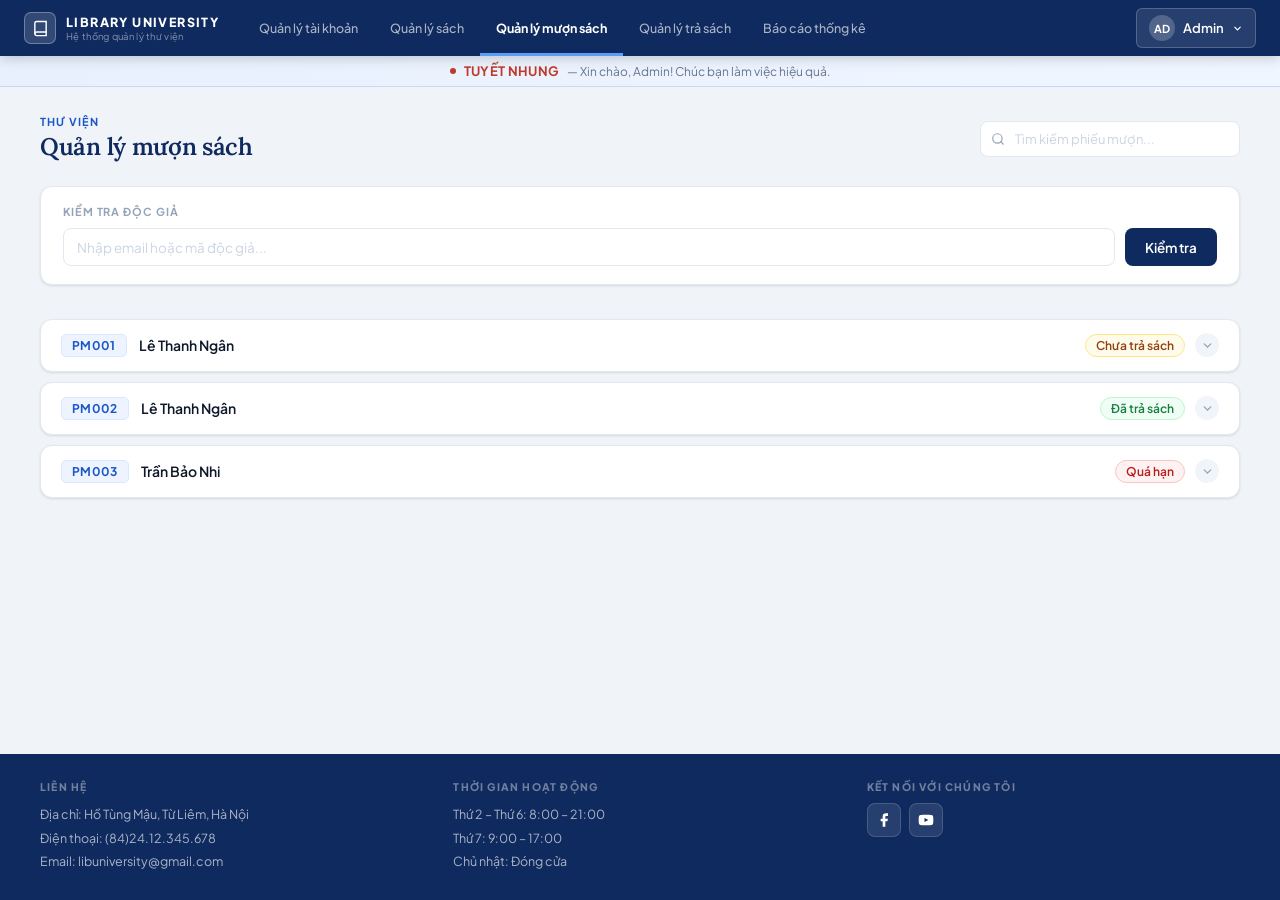
<file: muonsach.html>
<!DOCTYPE html>
<html lang="vi">
<head>
  <meta charset="utf-8" />
  <meta name="viewport" content="width=device-width, initial-scale=1" />
  <title>Quản lý mượn sách — Library University</title>
  <link href="https://fonts.googleapis.com/css2?family=Plus+Jakarta+Sans:wght@400;500;600;700;800&family=Lora:ital,wght@0,600;1,500&display=swap" rel="stylesheet">
  <style>
    :root {
      --navy:#0f2a5e;--navy-mid:#163880;--blue:#1a56c8;--blue-light:#2e6ddf;
      --blue-50:#eef4ff;--blue-100:#d9e8ff;--red:#c0392b;--red-bg:#fdf2f1;
      --red-border:#f5c6c2;--green:#16a34a;--green-bg:#f0fdf4;--amber:#b45309;
      --amber-bg:#fffbeb;--gray-900:#0f172a;--gray-700:#334155;--gray-600:#4b5563;
      --gray-500:#64748b;--gray-400:#94a3b8;--gray-300:#cbd5e1;--gray-100:#f1f5f9;
      --gray-50:#f8fafc;--white:#ffffff;--border:#e2e8f0;
      --shadow-sm:0 1px 3px rgba(0,0,0,0.08),0 1px 2px rgba(0,0,0,0.04);
      --shadow-md:0 4px 16px rgba(0,0,0,0.10);--shadow-lg:0 8px 32px rgba(0,0,0,0.14);
    }
    *,*::before,*::after{margin:0;padding:0;box-sizing:border-box;}
    html{overflow-x:hidden;}
    body{font-family:'Plus Jakarta Sans',sans-serif;font-size:14px;background:#f0f4f8;color:var(--gray-700);min-height:100vh;display:flex;flex-direction:column;-webkit-font-smoothing:antialiased;overflow-x:hidden;}
    .header{background:var(--navy);box-shadow:0 2px 12px rgba(0,0,0,0.2);position:sticky;top:0;z-index:100;flex-shrink:0;}
    .header-inner{display:flex;align-items:center;height:56px;padding:0 24px;width:100%;gap:8px;}
    .brand{display:flex;align-items:center;gap:10px;text-decoration:none;flex-shrink:0;margin-right:16px;}
    .brand-icon{width:32px;height:32px;background:rgba(255,255,255,0.15);border:1.5px solid rgba(255,255,255,0.3);border-radius:7px;display:flex;align-items:center;justify-content:center;flex-shrink:0;}
    .brand-name{font-size:12.5px;font-weight:800;color:#fff;letter-spacing:1.4px;line-height:1.2;white-space:nowrap;}
    .brand-sub{font-size:9.5px;color:rgba(255,255,255,0.5);letter-spacing:0.3px;white-space:nowrap;}
.nav-links{
  display: flex;
  align-items: center;
  flex: 1;
  min-width: 0;

  overflow-x: auto;   
  overflow-y: hidden;

  white-space: nowrap;
  height: auto; 
}
.nav-links a{
  font-size:12.5px;
  font-weight:500;
  color:rgba(255,255,255,0.65);
  text-decoration:none;
  padding:0 16px;
  height:56px;
  display:flex;
  align-items:center;
  border-bottom:3px solid transparent;
  border-top:3px solid transparent;
  transition:color 0.15s,border-color 0.15s;

  white-space:nowrap;

  flex-shrink: 0;
}    .nav-links a:hover{color:rgba(255,255,255,0.9);}
    .nav-links a.active{color:#fff;font-weight:700;border-bottom-color:#5b9cf6;}
.nav-links::-webkit-scrollbar {
  height: 6px;
}
.nav-links::-webkit-scrollbar-thumb {
  background: rgba(255,255,255,0.3);
  border-radius: 10px;
}
    /* hamburger */
    .hamburger{display:none;flex-direction:column;justify-content:center;gap:5px;width:36px;height:36px;background:rgba(255,255,255,0.1);border:1px solid rgba(255,255,255,0.2);border-radius:6px;cursor:pointer;padding:6px;flex-shrink:0;}
    .hamburger span{display:block;height:2px;background:#fff;border-radius:2px;transition:transform 0.2s,opacity 0.2s;}
    .hamburger.open span:nth-child(1){transform:translateY(7px) rotate(45deg);}
    .hamburger.open span:nth-child(2){opacity:0;}
    .hamburger.open span:nth-child(3){transform:translateY(-7px) rotate(-45deg);}

    /* mobile nav drawer */
    .mobile-nav{display:none;flex-direction:column;background:var(--navy-mid);border-top:1px solid rgba(255,255,255,0.1);}
    .mobile-nav.show{display:flex;}
    .mobile-nav a{font-size:13px;font-weight:500;color:rgba(255,255,255,0.75);text-decoration:none;padding:13px 20px;border-bottom:1px solid rgba(255,255,255,0.07);transition:background 0.15s,color 0.15s;}
    .mobile-nav a:hover{background:rgba(255,255,255,0.08);color:#fff;}
    .mobile-nav a.active{color:#fff;font-weight:700;background:rgba(91,156,246,0.15);border-left:3px solid #5b9cf6;}

    .user-btn{display:flex;align-items:center;gap:8px;padding:6px 12px;background:rgba(255,255,255,0.1);border:1px solid rgba(255,255,255,0.2);border-radius:6px;font-size:13px;font-weight:600;color:#fff;cursor:pointer;position:relative;transition:background 0.15s;flex-shrink:0;margin-left:auto;user-select:none;}
    .user-btn:hover{background:rgba(255,255,255,0.18);}
    .user-name{display:inline;}
    .user-avatar{width:26px;height:26px;background:rgba(255,255,255,0.2);border-radius:50%;display:flex;align-items:center;justify-content:center;font-size:11px;font-weight:700;}
    .user-dropdown{display:none;position:absolute;right:0;top:calc(100% + 8px);background:var(--white);border:1px solid var(--border);border-radius:8px;min-width:190px;box-shadow:var(--shadow-lg);z-index:200;overflow:hidden;}
    .user-btn.open .user-dropdown{display:block;}
    .user-dropdown a{display:flex;align-items:center;gap:10px;padding:10px 16px;font-size:13px;color:var(--gray-700);text-decoration:none;border-bottom:1px solid var(--gray-100);transition:background 0.1s;}
    .user-dropdown a:last-child{border-bottom:none;color:var(--red);}
    .user-dropdown a:hover{background:var(--gray-50);}
    .welcome-strip{background:linear-gradient(90deg,#e8f0fe 0%,#f0f6ff 100%);border-bottom:1px solid #c7d9f7;padding:7px 24px;display:flex;align-items:center;justify-content:center;gap:8px;flex-shrink:0;}
    .welcome-strip .dot{width:6px;height:6px;border-radius:50%;background:var(--red);flex-shrink:0;}
    .welcome-strip .name{font-size:13px;font-weight:700;color:var(--red);letter-spacing:0.3px;white-space:nowrap;}
    .welcome-strip .sub{font-size:12px;color:var(--gray-500);white-space:nowrap;}
    main{flex:1;padding:28px 40px 36px;}
    .page-head{display:flex;align-items:center;justify-content:space-between;margin-bottom:24px;gap:20px;flex-shrink:0;}
    .page-label{font-size:11px;font-weight:700;text-transform:uppercase;letter-spacing:1.2px;color:var(--blue);margin-bottom:3px;}
    .page-title{font-family:'Lora',serif;font-size:24px;font-weight:600;color:var(--navy);letter-spacing:-0.3px;}
    .search-wrap{position:relative;width:260px;flex-shrink:0;}
    .search-wrap svg{position:absolute;left:11px;top:50%;transform:translateY(-50%);color:var(--gray-400);pointer-events:none;}
    .search-input{width:100%;height:36px;padding:0 12px 0 34px;border:1.5px solid var(--border);border-radius:8px;font-size:13px;font-family:inherit;color:var(--gray-700);background:var(--white);outline:none;transition:border-color 0.15s,box-shadow 0.15s;}
    .search-input:focus{border-color:var(--blue);box-shadow:0 0 0 3px rgba(26,86,200,0.1);}
    .search-input::placeholder{color:var(--gray-300);}
    .badge{display:inline-flex;align-items:center;padding:3px 10px;border-radius:20px;font-size:12px;font-weight:600;white-space:nowrap;}
    .badge-green{background:var(--green-bg);color:#15803d;border:1px solid #bbf7d0;}
    .badge-amber{background:var(--amber-bg);color:#92400e;border:1px solid #fde68a;}
    .badge-red{background:var(--red-bg);color:#b91c1c;border:1px solid var(--red-border);}
    .badge-blue{background:var(--blue-50);color:var(--blue);border:1px solid var(--blue-100);}
    .field{display:flex;flex-direction:column;gap:5px;}
    .field label{font-size:12px;font-weight:700;color:var(--gray-600);}
    .field input,.field select,.field textarea{padding:8px 11px;border:1.5px solid var(--border);border-radius:7px;font-size:13.5px;font-family:inherit;color:var(--gray-700);background:var(--white);outline:none;transition:border-color 0.15s,box-shadow 0.15s;}
    .field input:focus,.field select:focus,.field textarea:focus{border-color:var(--blue);box-shadow:0 0 0 3px rgba(26,86,200,0.1);}
    .field input::placeholder,.field textarea::placeholder{color:var(--gray-300);font-size:13px;}
    .field input[readonly]{background:var(--gray-50);color:var(--gray-500);cursor:default;}
    .field textarea{resize:vertical;min-height:72px;line-height:1.5;}
    .field select{cursor:pointer;}
    .form-grid{display:grid;grid-template-columns:1fr 1fr;gap:14px;}
    .field.full{grid-column:1 / -1;}
    .section-title{font-size:10.5px;font-weight:700;color:var(--gray-400);text-transform:uppercase;letter-spacing:0.9px;margin-bottom:14px;padding-bottom:10px;border-bottom:1.5px solid var(--border);display:flex;align-items:center;gap:8px;}
    .section-title::before{content:'';width:3px;height:12px;background:var(--blue);border-radius:2px;}
    .overlay{display:none;position:fixed;inset:0;background:rgba(9,17,36,0.55);backdrop-filter:blur(3px);z-index:300;align-items:center;justify-content:center;padding:24px;}
    .overlay.show{display:flex;}
    .modal{background:var(--white);border-radius:14px;width:100%;max-width:640px;max-height:88vh;overflow-y:auto;box-shadow:0 20px 60px rgba(0,0,0,0.2);animation:modalIn 0.22s ease;}
    @keyframes modalIn{from{opacity:0;transform:translateY(-16px) scale(0.98)}to{opacity:1;transform:translateY(0) scale(1)}}
    .modal-head{padding:18px 22px 16px;border-bottom:1.5px solid var(--border);display:flex;align-items:center;justify-content:space-between;position:sticky;top:0;background:var(--white);z-index:1;border-radius:14px 14px 0 0;}
    .modal-eyebrow{font-size:10.5px;font-weight:700;text-transform:uppercase;letter-spacing:1px;color:var(--blue);margin-bottom:2px;}
    .modal-title{font-family:'Lora',serif;font-size:17px;font-weight:600;color:var(--navy);}
    .modal-x{width:30px;height:30px;border:none;background:var(--gray-100);border-radius:6px;cursor:pointer;font-size:15px;color:var(--gray-500);display:flex;align-items:center;justify-content:center;transition:all 0.12s;}
    .modal-x:hover{background:var(--red-bg);color:var(--red);}
    .modal-body{padding:22px;}
    .modal-section{margin-bottom:22px;}
    .modal-section:last-child{margin-bottom:0;}
    .modal-foot{padding:14px 22px;border-top:1.5px solid var(--border);display:flex;justify-content:flex-end;gap:8px;position:sticky;bottom:0;background:var(--white);border-radius:0 0 14px 14px;}
    .btn-modal-cancel{height:36px;padding:0 16px;background:var(--white);border:1.5px solid var(--border);border-radius:7px;font-size:13px;font-weight:500;font-family:inherit;color:var(--gray-700);cursor:pointer;transition:background 0.12s;}
    .btn-modal-cancel:hover{background:var(--gray-100);}
    .btn-modal-back{height:36px;padding:0 16px;background:var(--white);border:1.5px solid var(--border);border-radius:7px;font-size:13px;font-weight:600;font-family:inherit;color:var(--gray-700);cursor:pointer;display:inline-flex;align-items:center;gap:6px;transition:background 0.12s;margin-right:auto;}
    .btn-modal-back:hover{background:var(--gray-100);}
    .btn-modal-save{height:36px;padding:0 22px;background:var(--navy);color:#fff;border:none;border-radius:7px;font-size:13px;font-weight:700;font-family:inherit;cursor:pointer;transition:background 0.15s;}
    .btn-modal-save:hover{background:var(--navy-mid);}
    .inline-msg{display:none;padding:9px 13px;border-radius:8px;font-size:13px;font-weight:600;margin-bottom:14px;align-items:center;justify-content:space-between;gap:10px;}
    .inline-msg.show{display:flex;}
    .inline-msg.success{background:var(--green-bg);border:1px solid #bbf7d0;color:#15803d;}
    .inline-msg.error{background:var(--red-bg);border:1px solid var(--red-border);color:#b91c1c;}
    .inline-msg button{background:none;border:none;cursor:pointer;font-size:16px;opacity:0.6;flex-shrink:0;line-height:1;}
    .toast{position:fixed;top:72px;right:28px;min-width:290px;max-width:360px;background:var(--white);border:1.5px solid var(--border);border-radius:10px;padding:12px 16px;display:flex;align-items:center;gap:12px;font-size:13.5px;font-weight:500;box-shadow:var(--shadow-lg);z-index:9999;pointer-events:none;opacity:0;transform:translateX(20px);transition:all 0.25s ease;}
    .toast.show{opacity:1;transform:translateX(0);pointer-events:all;}
    .toast-bar{width:4px;border-radius:2px;flex-shrink:0;align-self:stretch;}
    .toast.success .toast-bar{background:var(--green);}
    .toast.error .toast-bar{background:var(--red);}
    .toast-content{flex:1;}
    .toast-title{font-weight:700;color:var(--gray-900);font-size:13.5px;}
    .toast-detail{font-size:12px;color:var(--gray-500);margin-top:2px;}
    .toast-close{cursor:pointer;color:var(--gray-300);font-size:17px;pointer-events:all;flex-shrink:0;}
    .toast-close:hover{color:var(--gray-700);}
    .site-footer{background:var(--navy);padding:26px 40px;display:grid;grid-template-columns:repeat(3,1fr);gap:40px;flex-shrink:0;}
    .footer-col h4{font-size:10.5px;font-weight:800;color:rgba(255,255,255,0.4);text-transform:uppercase;letter-spacing:1.2px;margin-bottom:10px;}
    .footer-col p{font-size:12.5px;color:rgba(255,255,255,0.65);line-height:1.9;}
    .footer-icons{display:flex;gap:8px;margin-top:8px;}
    .footer-icon{width:34px;height:34px;background:rgba(255,255,255,0.1);border:1px solid rgba(255,255,255,0.15);border-radius:8px;display:flex;align-items:center;justify-content:center;transition:background 0.15s;}
    .footer-icon:hover{background:rgba(255,255,255,0.2);}
    .empty-state{text-align:center;padding:48px 24px;color:var(--gray-400);}
    .empty-state svg{margin-bottom:12px;opacity:0.4;}
    .empty-state p{font-size:14px;}
    .check-card{background:var(--white);border:1.5px solid var(--border);border-radius:12px;padding:18px 22px;margin-bottom:16px;box-shadow:var(--shadow-sm);}
    .check-card-label{font-size:11px;font-weight:700;text-transform:uppercase;letter-spacing:0.9px;color:var(--gray-400);margin-bottom:10px;}
    .check-row{display:flex;align-items:center;gap:10px;}
    .check-input{flex:1;height:38px;padding:0 13px;border:1.5px solid var(--border);border-radius:8px;font-size:13.5px;font-family:inherit;color:var(--gray-700);background:var(--white);outline:none;transition:border-color 0.15s,box-shadow 0.15s;}
    .check-input:focus{border-color:var(--blue);box-shadow:0 0 0 3px rgba(26,86,200,0.1);}
    .check-input::placeholder{color:var(--gray-300);}
    .btn-check{height:38px;padding:0 20px;background:var(--navy);color:#fff;border:none;border-radius:8px;font-size:13.5px;font-weight:600;font-family:inherit;cursor:pointer;white-space:nowrap;transition:background 0.15s;}
    .btn-check:hover{background:var(--navy-mid);}
    .check-status{display:none;margin-top:10px;padding:9px 13px;border-radius:8px;font-size:13px;font-weight:600;align-items:center;gap:8px;}
    .check-status.show{display:flex;}
    .check-status.ok{background:var(--green-bg);color:#15803d;border:1px solid #bbf7d0;}
    .check-status.error{background:var(--red-bg);color:#b91c1c;border:1px solid var(--red-border);}
    .check-status.warn{background:var(--amber-bg);color:var(--amber);border:1px solid #fde68a;}
    .slip-actions-bar{display:flex;align-items:center;gap:10px;margin-bottom:18px;}
    .btn-new-slip{display:none;align-items:center;gap:8px;height:38px;padding:0 20px;background:var(--blue);color:#fff;border:none;border-radius:8px;font-size:13.5px;font-weight:700;font-family:inherit;cursor:pointer;transition:background 0.15s;}
    .btn-new-slip.show{display:inline-flex;}
    .btn-new-slip:hover{background:var(--blue-light);}
    #slipList{display:flex;flex-direction:column;gap:10px;}
    .slip-card{background:var(--white);border:1.5px solid var(--border);border-radius:12px;overflow:hidden;box-shadow:var(--shadow-sm);transition:box-shadow 0.15s;}
    .slip-card:hover{box-shadow:var(--shadow-md);}
    .slip-header{display:flex;align-items:center;justify-content:space-between;padding:13px 20px;cursor:pointer;transition:background 0.12s;border-bottom:1.5px solid transparent;}
    .slip-header:hover{background:var(--gray-50);}
    .slip-header.open{border-bottom-color:var(--border);}
    .slip-left{display:flex;align-items:center;gap:12px;}
    .slip-id-badge{padding:3px 10px;background:var(--blue-50);color:var(--blue);border-radius:5px;font-size:12px;font-weight:700;letter-spacing:0.3px;border:1px solid var(--blue-100);}
    .slip-name{font-size:14px;font-weight:600;color:var(--gray-900);}
    .slip-right{display:flex;align-items:center;gap:10px;}
    .chevron{width:24px;height:24px;display:flex;align-items:center;justify-content:center;color:var(--gray-400);transition:transform 0.2s;background:var(--gray-100);border-radius:50%;}
    .slip-header.open .chevron{transform:rotate(180deg);background:var(--blue-50);color:var(--blue);}
    .slip-body{display:none;padding:18px 22px;}
    .slip-body.show{display:block;}
    .slip-meta{display:grid;grid-template-columns:1fr 1fr 1fr;gap:14px;margin-bottom:16px;}
    .meta-label{font-size:11px;font-weight:700;text-transform:uppercase;letter-spacing:0.8px;color:var(--gray-400);margin-bottom:4px;}
    .meta-value{font-size:13.5px;font-weight:600;color:var(--gray-900);}
    .slip-divider{height:1px;background:var(--border);margin:14px 0;}
    .books-title{font-size:11px;font-weight:700;text-transform:uppercase;letter-spacing:0.8px;color:var(--gray-500);margin-bottom:8px;}
    .book-list-items{list-style:none;display:flex;flex-direction:column;gap:5px;}
    .book-list-items li{display:flex;align-items:center;gap:10px;padding:7px 13px;background:var(--gray-50);border:1px solid var(--border);border-radius:7px;font-size:13.5px;color:var(--gray-700);}
    .book-dot{width:7px;height:7px;border-radius:50%;background:var(--blue);flex-shrink:0;}
    .book-qty-tag{margin-left:auto;font-size:11.5px;font-weight:700;color:var(--blue);background:var(--blue-50);border:1px solid var(--blue-100);border-radius:4px;padding:1px 7px;white-space:nowrap;}
    .slip-body-actions{display:flex;gap:8px;margin-top:14px;}
    .btn-edit-slip{display:inline-flex;align-items:center;gap:6px;height:32px;padding:0 14px;background:var(--blue-50);color:var(--blue);border:1px solid var(--blue-100);border-radius:6px;font-size:12.5px;font-weight:600;font-family:inherit;cursor:pointer;transition:background 0.15s;}
    .btn-edit-slip:hover{background:var(--blue-100);}
    .book-selector{border:1.5px solid var(--border);border-radius:9px;overflow:visible;}
    .book-selector-header{padding:10px 14px;background:var(--gray-50);border-bottom:1.5px solid var(--border);display:flex;align-items:center;justify-content:space-between;}
    .book-selector-label{font-size:12px;font-weight:600;color:#4b5563;}
    .btn-add-book{height:28px;padding:0 12px;background:var(--blue);color:#fff;border:none;border-radius:5px;font-size:12px;font-weight:600;font-family:inherit;cursor:pointer;display:flex;align-items:center;gap:5px;transition:background 0.15s;}
    .btn-add-book:hover{background:var(--blue-light);}
    .book-rows{padding:8px;min-height:44px;display:flex;flex-direction:column;gap:6px;}
    .book-row{display:flex;align-items:center;gap:8px;}
    .book-row .qty-input{width:68px;height:34px;padding:0 8px;border:1.5px solid var(--border);border-radius:6px;font-size:13px;font-family:inherit;color:var(--gray-700);background:var(--white);outline:none;text-align:center;transition:border-color 0.15s;}
    .book-row .qty-input:focus{border-color:var(--blue);}
    .qty-label{font-size:11.5px;font-weight:600;color:var(--gray-500);white-space:nowrap;}
    .btn-rm-book{width:28px;height:28px;border:none;background:var(--gray-100);border-radius:5px;cursor:pointer;color:var(--gray-400);font-size:13px;display:flex;align-items:center;justify-content:center;flex-shrink:0;transition:all 0.12s;}
    .btn-rm-book:hover{background:var(--red-bg);color:var(--red);}
    .book-ac-wrap{flex:1;position:relative;}
    .book-ac-input-row{display:flex;align-items:center;border:1.5px solid var(--border);border-radius:6px;background:var(--white);overflow:visible;transition:border-color 0.15s,box-shadow 0.15s;}
    .book-ac-input-row:focus-within{border-color:var(--blue);box-shadow:0 0 0 3px rgba(26,86,200,0.1);}
    .book-ac-input-row.has-value{border-color:var(--blue-100);}
    .book-ac-text{flex:1;height:34px;padding:0 8px 0 10px;border:none;outline:none;font-size:13px;font-family:inherit;color:var(--gray-700);background:transparent;}
    .book-ac-text::placeholder{color:var(--gray-300);}
    .book-ac-arrow{width:28px;height:34px;display:flex;align-items:center;justify-content:center;cursor:pointer;color:var(--gray-400);flex-shrink:0;transition:color 0.15s;border:none;background:transparent;}
    .book-ac-arrow:hover{color:var(--blue);}
    .book-ac-dropdown{display:none;position:fixed;background:var(--white);border:1.5px solid var(--border);border-radius:8px;box-shadow:var(--shadow-lg);z-index:9000;max-height:200px;overflow-y:auto;}
    .book-ac-dropdown.open{display:block;}
    .book-ac-item{padding:8px 12px;font-size:13px;color:var(--gray-700);cursor:pointer;transition:background 0.1s;}
    .book-ac-item:hover,.book-ac-item.active{background:var(--blue-50);color:var(--blue);}
    .book-ac-empty{padding:10px 12px;font-size:12.5px;color:var(--gray-400);font-style:italic;}

    /* ── RESPONSIVE ── */
    @media (max-width:768px) {
      .hamburger{display:flex;}
      .nav-links{display:none;}
      .user-name{display:none;}
      .user-btn{padding:6px 8px;}
      .welcome-strip .sub{display:none;}
      main{padding:16px 14px 24px;}
      .page-head{flex-direction:column;align-items:flex-start;gap:12px;margin-bottom:16px;}
      .page-title{font-size:20px;}
      .search-wrap{width:100%;}
      .form-grid{grid-template-columns:1fr;}
      .slip-meta{grid-template-columns:1fr 1fr;}
      .check-row{flex-wrap:wrap;}
      .check-input{width:100%;}
      .btn-check{width:100%;}
    }
    @media (max-width:480px) {
      .header-inner{padding:0 12px;}
      .brand-sub{display:none;}
      .site-footer{grid-template-columns:1fr;gap:20px;padding:20px 16px;text-align:center;}
      .footer-icons{justify-content:center;}
      .slip-meta{grid-template-columns:1fr;}
      .toast{right:12px;left:12px;min-width:0;}
    }
  </style>
</head>
<body>

<header class="header">
  <div class="header-inner">
    <a class="brand" href="#">
      <div class="brand-icon">
        <svg width="17" height="17" viewBox="0 0 24 24" fill="none" stroke="#fff" stroke-width="2" stroke-linecap="round">
          <path d="M4 19.5A2.5 2.5 0 0 1 6.5 17H20"/>
          <path d="M6.5 2H20v20H6.5A2.5 2.5 0 0 1 4 19.5v-15A2.5 2.5 0 0 1 6.5 2z"/>
        </svg>
      </div>
      <div>
        <div class="brand-name">LIBRARY UNIVERSITY</div>
        <div class="brand-sub">Hệ thống quản lý thư viện</div>
      </div>
    </a>
    <nav class="nav-links">
      <a href="taikhoan.html">Quản lý tài khoản</a>
      <a href="quanlysach.html">Quản lý sách</a>
      <a href="muonsach.html" class="active">Quản lý mượn sách</a>
      <a href="trasach.html">Quản lý trả sách</a>
      <a href="baocao.html">Báo cáo thống kê</a>
    </nav>
    <div class="user-btn" id="userBtn">
      <div class="user-avatar">AD</div>
      <span class="user-name">Admin</span>
      <svg width="11" height="11" viewBox="0 0 24 24" fill="none" stroke="currentColor" stroke-width="2.5" stroke-linecap="round"><polyline points="6 9 12 15 18 9"/></svg>
      <div class="user-dropdown">
        <a href="index.html" onclick="sessionStorage.clear()">
          <svg width="14" height="14" viewBox="0 0 24 24" fill="none" stroke="currentColor" stroke-width="2" stroke-linecap="round"><path d="M9 21H5a2 2 0 0 1-2-2V5a2 2 0 0 1 2-2h4"/><polyline points="16 17 21 12 16 7"/><line x1="21" y1="12" x2="9" y2="12"/></svg>
          Đăng xuất
        </a>
      </div>
    </div>
    <button class="hamburger" id="hamburger" aria-label="Menu" onclick="toggleMobileNav()">
      <span></span><span></span><span></span>
    </button>
  </div>
  <nav class="mobile-nav" id="mobileNav">
    <a href="taikhoan.html">Quản lý tài khoản</a>
    <a href="quanlysach.html">Quản lý sách</a>
    <a href="muonsach.html" class="active">Quản lý mượn sách</a>
    <a href="trasach.html">Quản lý trả sách</a>
    <a href="baocao.html">Báo cáo thống kê</a>
  </nav>
</header>

<div class="welcome-strip">
  <div class="dot"></div>
  <span class="name">TUYẾT NHUNG</span>
  <span class="sub">— Xin chào, Admin! Chúc bạn làm việc hiệu quả.</span>
</div>

<main>
  <div class="page-head">
    <div>
      <div class="page-label">Thư viện</div>
      <div class="page-title">Quản lý mượn sách</div>
    </div>
    <div class="search-wrap">
      <svg width="14" height="14" viewBox="0 0 24 24" fill="none" stroke="currentColor" stroke-width="2" stroke-linecap="round"><circle cx="11" cy="11" r="8"/><line x1="21" y1="21" x2="16.65" y2="16.65"/></svg>
      <input class="search-input" id="searchInput" type="text" placeholder="Tìm kiếm phiếu mượn..." />
    </div>
  </div>

  <div class="check-card">
    <div class="check-card-label">Kiểm tra độc giả</div>
    <div class="check-row">
      <input class="check-input" type="text" id="emailInput" placeholder="Nhập email hoặc mã độc giả..." />
      <button class="btn-check" id="btnCheck">Kiểm tra</button>
    </div>
    <div class="check-status" id="checkStatus">
      <svg width="15" height="15" viewBox="0 0 24 24" fill="none" stroke="currentColor" stroke-width="2.5" stroke-linecap="round" id="checkIcon"><polyline points="20 6 9 17 4 12"/></svg>
      <span id="checkMsg"></span>
    </div>
  </div>

  <div class="slip-actions-bar">
    <button class="btn-new-slip" id="btnNewSlip">
      <svg width="14" height="14" viewBox="0 0 24 24" fill="none" stroke="currentColor" stroke-width="2.8" stroke-linecap="round"><line x1="12" y1="5" x2="12" y2="19"/><line x1="5" y1="12" x2="19" y2="12"/></svg>
      TẠO PHIẾU MƯỢN MỚI
    </button>
  </div>

  <div id="slipList"></div>
</main>

<!-- Modal tạo / chỉnh sửa phiếu mượn -->
<div class="overlay" id="overlaySlip">
  <div class="modal">
    <div class="modal-head">
      <div>
        <div class="modal-eyebrow" id="modalEyebrow">Phiếu mượn sách</div>
        <div class="modal-title" id="modalTitle">Tạo phiếu mượn mới</div>
      </div>
      <button class="modal-x" id="closeSlip">&#x2715;</button>
    </div>
    <div class="modal-body">
      <div class="inline-msg" id="slipAlert">
        <span id="slipAlertMsg"></span>
        <button onclick="closeSlipAlert()">&#x2715;</button>
      </div>
      <div class="modal-section">
        <div class="section-title">Thông tin độc giả</div>
        <div class="form-grid">
          <div class="field"><label>Họ và tên</label><input type="text" id="fName" readonly placeholder="—" /></div>
          <div class="field"><label>Mã độc giả</label><input type="text" id="fReaderId" readonly placeholder="—" /></div>
          <div class="field"><label>Email</label><input type="text" id="fEmail" readonly placeholder="—" /></div>
          <div class="field"><label>Lớp</label><input type="text" id="fClass" readonly placeholder="—" /></div>
        </div>
      </div>
      <div class="modal-section">
        <div class="section-title">Danh sách sách mượn <span style="font-size:11px;color:var(--gray-400);font-weight:400;text-transform:none;letter-spacing:0">(chọn đầu sách và số lượng)</span></div>
        <div class="book-selector">
          <div class="book-selector-header">
            <span class="book-selector-label">Đầu sách & số lượng</span>
            <button class="btn-add-book" id="btnAddBookRow">
              <svg width="11" height="11" viewBox="0 0 24 24" fill="none" stroke="currentColor" stroke-width="2.8" stroke-linecap="round"><line x1="12" y1="5" x2="12" y2="19"/><line x1="5" y1="12" x2="19" y2="12"/></svg>
              Thêm sách
            </button>
          </div>
          <div class="book-rows" id="bookRows"></div>
        </div>
      </div>
      <div class="modal-section">
        <div class="section-title">Cài đặt mượn / trả</div>
        <div class="form-grid">
          <div class="field"><label>Ngày mượn</label><input type="date" id="fBorrowDate" /></div>
          <div class="field"><label>Ngày trả dự kiến</label><input type="date" id="fReturnDate" /></div>
          <div class="field full"><label>Ghi chú</label><textarea id="fNote" placeholder="Ghi chú thêm (nếu có)..."></textarea></div>
        </div>
      </div>
    </div>
    <div class="modal-foot">
      <button class="btn-modal-back" id="btnBack" onclick="goToMain()">
        <svg width="13" height="13" viewBox="0 0 24 24" fill="none" stroke="currentColor" stroke-width="2.5" stroke-linecap="round"><polyline points="15 18 9 12 15 6"/></svg>
        Quay lại
      </button>
      <button class="btn-modal-cancel" id="btnReset" style="display:none;">Đặt lại</button>
      <button class="btn-modal-save" id="btnSaveSlip">Lưu phiếu mượn</button>
    </div>
  </div>
</div>

<div class="toast" id="gToast">
  <div class="toast-bar"></div>
  <div class="toast-content">
    <div class="toast-title" id="gToastTitle"></div>
    <div class="toast-detail" id="gToastDetail"></div>
  </div>
  <span class="toast-close" onclick="hideToast()">&#x2715;</span>
</div>

<footer class="site-footer">
  <div class="footer-col">
    <h4>Liên hệ</h4>
    <p>Địa chỉ: Hồ Tùng Mậu, Từ Liêm, Hà Nội<br>Điện thoại: (84)24.12.345.678<br>Email: libuniversity@gmail.com</p>
  </div>
  <div class="footer-col">
    <h4>Thời gian hoạt động</h4>
    <p>Thứ 2 – Thứ 6: 8:00 – 21:00<br>Thứ 7: 9:00 – 17:00<br>Chủ nhật: Đóng cửa</p>
  </div>
  <div class="footer-col">
    <h4>Kết nối với chúng tôi</h4>
    <div class="footer-icons">
      <div class="footer-icon"><svg width="16" height="16" viewBox="0 0 24 24" fill="#fff"><path d="M18 2h-3a5 5 0 0 0-5 5v3H7v4h3v8h4v-8h3l1-4h-4V7a1 1 0 0 1 1-1h3z"/></svg></div>
      <div class="footer-icon"><svg width="16" height="16" viewBox="0 0 24 24" fill="#fff"><path d="M22.54 6.42a2.78 2.78 0 0 0-1.95-1.96C18.88 4 12 4 12 4s-6.88 0-8.59.46A2.78 2.78 0 0 0 1.46 6.42 29 29 0 0 0 1 12a29 29 0 0 0 .46 5.58 2.78 2.78 0 0 0 1.95 1.96C5.12 20 12 20 12 20s6.88 0 8.59-.46a2.78 2.78 0 0 0 1.96-1.96A29 29 0 0 0 23 12a29 29 0 0 0-.46-5.58z"/><polygon fill="#0f2a5e" points="9.75 15.02 15.5 12 9.75 8.98 9.75 15.02"/></svg></div>
    </div>
  </div>
</footer>

<script>
  /* ── Hamburger ── */
  function toggleMobileNav() {
    const nav = document.getElementById('mobileNav');
    const btn = document.getElementById('hamburger');
    nav.classList.toggle('show');
    btn.classList.toggle('open');
  }

  const userBtn = document.getElementById('userBtn');
  userBtn.addEventListener('click', e => { e.stopPropagation(); userBtn.classList.toggle('open'); });
  document.addEventListener('click', () => userBtn.classList.remove('open'));
  userBtn.querySelector('.user-dropdown').addEventListener('click', e => e.stopPropagation());

  let toastTimer;
  function showToast(title, detail, type='success') {
    clearTimeout(toastTimer);
    document.getElementById('gToastTitle').textContent  = title;
    document.getElementById('gToastDetail').textContent = detail;
    document.getElementById('gToast').className = `toast ${type} show`;
    toastTimer = setTimeout(hideToast, 4000);
  }
  function hideToast() { document.getElementById('gToast').className = 'toast'; }

  const unpaidFines = ['AD02','TT02'];

  const readers = [
    {email:'leengan.k5@gmail.com', id:'PM0100', name:'Lê Thanh Ngân',     cls:'IS01'},
    {email:'admin01@gmail.com',    id:'AD01',   name:'Nguyễn Phương Nhi', cls:'—'},
    {email:'baonhi@gmail.com',     id:'SV0054', name:'Trần Bảo Nhi',      cls:'IS01'},
    {email:'yennhipham@gmail.com', id:'SV0076', name:'Phạm Yến Nhi',      cls:'IS02'},
    {email:'tuyetnhi@gmail.com',   id:'SV1011', name:'Trần Tuyết Nhi',    cls:'DK04'},
  ];

  const bookOptions = [
    'Giáo trình Lịch sử Đảng Cộng sản Việt Nam',
    'Bài tập Kinh tế lượng','Giáo trình Kinh tế lượng',
    'Giáo trình Cơ sở dữ liệu','Tài liệu ôn IELTS Cambridge',
    'Giáo trình Thương mại điện tử','Bài tập Toán cao cấp',
  ];

  let slips = [
    {id:'PM001',readerId:'PM0100',readerName:'Lê Thanh Ngân',email:'leengan.k5@gmail.com',cls:'IS01',borrowDate:'01/04/2026',returnDate:'08/04/2026',status:'Chưa trả sách',books:[{title:'Giáo trình Cơ sở dữ liệu',qty:1},{title:'Bài tập Kinh tế lượng',qty:2}]},
    {id:'PM002',readerId:'PM0100',readerName:'Lê Thanh Ngân',email:'leengan.k5@gmail.com',cls:'IS01',borrowDate:'09/04/2026',returnDate:'13/04/2026',status:'Đã trả sách',books:[{title:'Giáo trình Lịch sử Đảng Cộng sản Việt Nam',qty:1},{title:'Bài tập Kinh tế lượng',qty:1},{title:'Giáo trình Kinh tế lượng',qty:1}]},
    {id:'PM003',readerId:'SV0054',readerName:'Trần Bảo Nhi',email:'baonhi@gmail.com',cls:'IS01',borrowDate:'05/03/2026',returnDate:'12/03/2026',status:'Quá hạn',books:[{title:'Tài liệu ôn IELTS Cambridge',qty:1}]},
  ];

  let currentReader = null;
  let openSlipId = null;
  let editingSlipId = null;

  function badgeClass(s){
    if(s==='Đã trả sách') return 'badge badge-green';
    if(s==='Chưa trả sách') return 'badge badge-amber';
    return 'badge badge-red';
  }

  function hasOverdueSlip(readerId) {
    return slips.some(s => s.readerId === readerId && s.status === 'Quá hạn');
  }
  function hasUnpaidFine(readerId) {
    return unpaidFines.includes(readerId);
  }

  function renderSlips(list) {
    const el = document.getElementById('slipList');
    if(!list.length){
      el.innerHTML=`<div class="empty-state"><svg width="40" height="40" viewBox="0 0 24 24" fill="none" stroke="currentColor" stroke-width="1.5" stroke-linecap="round"><path d="M4 19.5A2.5 2.5 0 0 1 6.5 17H20"/><path d="M6.5 2H20v20H6.5A2.5 2.5 0 0 1 4 19.5v-15A2.5 2.5 0 0 1 6.5 2z"/></svg><p>Không có phiếu mượn nào.</p></div>`;
      return;
    }
    el.innerHTML = list.map(s => `
      <div class="slip-card">
        <div class="slip-header ${openSlipId===s.id?'open':''}" onclick="toggleSlip('${s.id}')">
          <div class="slip-left">
            <span class="slip-id-badge">${s.id}</span>
            <span class="slip-name">${s.readerName}</span>
          </div>
          <div class="slip-right">
            <span class="${badgeClass(s.status)}">${s.status}</span>
            <span class="chevron"><svg width="13" height="13" viewBox="0 0 24 24" fill="none" stroke="currentColor" stroke-width="2.5" stroke-linecap="round"><polyline points="6 9 12 15 18 9"/></svg></span>
          </div>
        </div>
        <div class="slip-body ${openSlipId===s.id?'show':''}">
          <div class="slip-meta">
            <div class="meta-block"><div class="meta-label">Ngày mượn</div><div class="meta-value">${s.borrowDate}</div></div>
            <div class="meta-block"><div class="meta-label">Ngày trả dự kiến</div><div class="meta-value">${s.returnDate}</div></div>
            <div class="meta-block"><div class="meta-label">Độc giả</div><div class="meta-value">${s.readerName} · ${s.readerId}</div></div>
          </div>
          <div class="slip-divider"></div>
          <div class="books-title">Sách đã mượn (${s.books.length} đầu sách · tổng ${s.books.reduce((a,b)=>a+b.qty,0)} cuốn)</div>
          <ul class="book-list-items">${s.books.map(b=>`<li><span class="book-dot"></span>${b.title}<span class="book-qty-tag">x${b.qty} cuốn</span></li>`).join('')}</ul>
          <div class="slip-body-actions">
            <button class="btn-edit-slip" onclick="openEditSlip('${s.id}')">
              <svg width="12" height="12" viewBox="0 0 24 24" fill="none" stroke="currentColor" stroke-width="2.2" stroke-linecap="round"><path d="M11 4H4a2 2 0 0 0-2 2v14a2 2 0 0 0 2 2h14a2 2 0 0 0 2-2v-7"/><path d="M18.5 2.5a2.121 2.121 0 0 1 3 3L12 15l-4 1 1-4 9.5-9.5z"/></svg>
              Chỉnh sửa phiếu
            </button>
          </div>
        </div>
      </div>`).join('');
  }

  function toggleSlip(id){
    openSlipId = openSlipId === id ? null : id;
    reRender();
  }

  function reRender() {
    const q = document.getElementById('searchInput').value.toLowerCase();
    let list = slips;
    if(q) list = slips.filter(s=>s.readerName.toLowerCase().includes(q)||s.id.toLowerCase().includes(q)||s.email.toLowerCase().includes(q));
    else if(currentReader) list = slips.filter(s=>s.readerId===currentReader.id);
    renderSlips(list);
  }

  document.getElementById('searchInput').addEventListener('input', reRender);

  document.getElementById('btnCheck').addEventListener('click', checkReader);
  document.getElementById('emailInput').addEventListener('keydown', e=>{ if(e.key==='Enter') checkReader(); });
  document.getElementById('emailInput').addEventListener('input', function(){
    if(!this.value.trim()) {
      currentReader = null;
      document.getElementById('checkStatus').className = 'check-status';
      document.getElementById('btnNewSlip').classList.remove('show');
      renderSlips(slips);
    }
  });

  function checkReader(){
    const val = document.getElementById('emailInput').value.trim().toLowerCase();
    const statusEl = document.getElementById('checkStatus');
    const msgEl = document.getElementById('checkMsg');
    const iconEl = document.getElementById('checkIcon');
    const btnNew = document.getElementById('btnNewSlip');

    if(!val){
      renderSlips(slips); currentReader=null;
      btnNew.classList.remove('show');
      statusEl.className='check-status'; return;
    }

    const found = readers.find(r=>r.email.toLowerCase()===val||r.id.toLowerCase()===val);
    if(found){
      currentReader = found;
      const overdue = hasOverdueSlip(found.id);
      const unpaid  = hasUnpaidFine(found.id);

      if(overdue || unpaid) {
        const reason = overdue ? 'có phiếu mượn quá hạn' : 'có phiếu phạt chưa thanh toán';
        msgEl.textContent = `${found.name} · ${found.id} — Không thể tạo phiếu mới vì ${reason}.`;
        iconEl.innerHTML = '<path d="M10.29 3.86L1.82 18a2 2 0 0 0 1.71 3h16.94a2 2 0 0 0 1.71-3L13.71 3.86a2 2 0 0 0-3.42 0z"/><line x1="12" y1="9" x2="12" y2="13"/><line x1="12" y1="17" x2="12.01" y2="17"/>';
        statusEl.className = 'check-status show warn';
        btnNew.classList.remove('show');
      } else {
        msgEl.textContent = `Độc giả hợp lệ: ${found.name} · ${found.id} · Lớp ${found.cls}`;
        iconEl.innerHTML = '<polyline points="20 6 9 17 4 12"/>';
        statusEl.className = 'check-status show ok';
        btnNew.classList.add('show');
      }
      renderSlips(slips.filter(s=>s.readerId===found.id));
    } else {
      msgEl.textContent='Không tìm thấy độc giả. Vui lòng kiểm tra lại.';
      iconEl.innerHTML='<circle cx="12" cy="12" r="10"/><line x1="15" y1="9" x2="9" y2="15"/><line x1="9" y1="9" x2="15" y2="15"/>';
      statusEl.className='check-status show error';
      btnNew.classList.remove('show'); currentReader=null; renderSlips([]);
    }
  }

  document.getElementById('btnNewSlip').addEventListener('click', () => {
    if(!currentReader) return;
    editingSlipId = null;
    document.getElementById('modalEyebrow').textContent = 'Phiếu mượn sách';
    document.getElementById('modalTitle').textContent = 'Tạo phiếu mượn mới';
    document.getElementById('btnReset').style.display = '';
    document.getElementById('fName').value     = currentReader.name;
    document.getElementById('fReaderId').value = currentReader.id;
    document.getElementById('fEmail').value    = currentReader.email;
    document.getElementById('fClass').value    = currentReader.cls;
    const today = new Date();
    const ret   = new Date(today);
    ret.setMonth(ret.getMonth() + 3);
    document.getElementById('fBorrowDate').value = today.toISOString().slice(0,10);
    document.getElementById('fReturnDate').value = ret.toISOString().slice(0,10);
    document.getElementById('fNote').value = '';
    document.getElementById('bookRows').innerHTML = '';
    document.getElementById('btnReset').style.display = '';
    addBookRow(); closeSlipAlert();
    document.getElementById('overlaySlip').classList.add('show');
  });

  function openEditSlip(slipId) {
    const s = slips.find(x=>x.id===slipId);
    if(!s) return;
    editingSlipId = slipId;
    document.getElementById('modalEyebrow').textContent = 'Chỉnh sửa phiếu';
    document.getElementById('modalTitle').textContent   = 'Phiếu mượn — ' + slipId;
    document.getElementById('btnReset').style.display   = 'none';
    document.getElementById('fName').value     = s.readerName;
    document.getElementById('fReaderId').value = s.readerId;
    document.getElementById('fEmail').value    = s.email;
    document.getElementById('fClass').value    = s.cls;
    function toISO(d){const[dd,mm,yy]=d.split('/');return`${yy}-${mm}-${dd}`;}
    document.getElementById('fBorrowDate').value = toISO(s.borrowDate);
    document.getElementById('fReturnDate').value = toISO(s.returnDate);
    document.getElementById('fNote').value = s.note||'';
    document.getElementById('bookRows').innerHTML = '';
    document.getElementById('btnReset').style.display = 'none';
    s.books.forEach(b => addBookRow(b.title, b.qty));
    closeSlipAlert();
    document.getElementById('overlaySlip').classList.add('show');
  }

  function addBookRow(title='', qty=1){
    const row = document.createElement('div');
    row.className = 'book-row';
    row.innerHTML = `
      <div class="book-ac-wrap">
        <div class="book-ac-input-row ${title?'has-value':''}">
          <input class="book-ac-text" type="text" placeholder="Nhập tên sách..." value="${title}" autocomplete="off" />
          <button type="button" class="book-ac-arrow" tabindex="-1" title="Xem tất cả sách">
            <svg width="12" height="12" viewBox="0 0 24 24" fill="none" stroke="currentColor" stroke-width="2.5" stroke-linecap="round"><polyline points="6 9 12 15 18 9"/></svg>
          </button>
        </div>
        <div class="book-ac-dropdown"></div>
        <input type="hidden" class="book-ac-value" value="${title}" />
      </div>
      <span class="qty-label">Số lượng:</span>
      <input class="qty-input" type="number" min="1" max="10" value="${qty}" placeholder="1"/>
      <button class="btn-rm-book" onclick="this.closest('.book-row').remove()">&#x2715;</button>`;
    document.getElementById('bookRows').appendChild(row);
    initBookAC(row);
  }

  function initBookAC(row) {
    const textInput  = row.querySelector('.book-ac-text');
    const hiddenVal  = row.querySelector('.book-ac-value');
    const dropdown   = row.querySelector('.book-ac-dropdown');
    const arrowBtn   = row.querySelector('.book-ac-arrow');
    const inputWrap  = row.querySelector('.book-ac-input-row');
    let activeIdx    = -1;

    function renderDropdown(list) {
      if(!list.length){
        dropdown.innerHTML = `<div class="book-ac-empty">Không tìm thấy sách phù hợp</div>`;
      } else {
        dropdown.innerHTML = list.map((b,i)=>`<div class="book-ac-item" data-val="${b}">${b}</div>`).join('');
        dropdown.querySelectorAll('.book-ac-item').forEach(item => {
          item.addEventListener('mousedown', e => {
            e.preventDefault();
            selectBook(item.dataset.val);
          });
        });
      }
      activeIdx = -1;
    }

    function openDropdown(filter='') {
      const q = filter.toLowerCase();
      const list = q ? bookOptions.filter(b=>b.toLowerCase().includes(q)) : bookOptions;
      renderDropdown(list);
      const rect = inputWrap.getBoundingClientRect();
      dropdown.style.left   = rect.left + 'px';
      dropdown.style.width  = rect.width + 'px';
      const spaceBelow = window.innerHeight - rect.bottom;
      if(spaceBelow >= 160) {
        dropdown.style.top    = (rect.bottom + 4) + 'px';
        dropdown.style.bottom = 'auto';
      } else {
        dropdown.style.bottom = (window.innerHeight - rect.top + 4) + 'px';
        dropdown.style.top    = 'auto';
      }
      dropdown.classList.add('open');
    }

    function closeDropdown() {
      dropdown.classList.remove('open');
      activeIdx = -1;
    }

    function selectBook(val) {
      textInput.value  = val;
      hiddenVal.value  = val;
      inputWrap.classList.add('has-value');
      closeDropdown();
      textInput.focus();
    }

    textInput.addEventListener('input', () => {
      hiddenVal.value = '';
      inputWrap.classList.remove('has-value');
      openDropdown(textInput.value);
    });

    arrowBtn.addEventListener('mousedown', e => {
      e.preventDefault();
      if(dropdown.classList.contains('open')){
        closeDropdown();
      } else {
        openDropdown('');
      }
    });

    textInput.addEventListener('keydown', e => {
      const items = dropdown.querySelectorAll('.book-ac-item');
      if(e.key === 'ArrowDown') {
        e.preventDefault();
        activeIdx = Math.min(activeIdx+1, items.length-1);
        items.forEach((el,i)=>el.classList.toggle('active', i===activeIdx));
        if(items[activeIdx]) items[activeIdx].scrollIntoView({block:'nearest'});
      } else if(e.key === 'ArrowUp') {
        e.preventDefault();
        activeIdx = Math.max(activeIdx-1, 0);
        items.forEach((el,i)=>el.classList.toggle('active', i===activeIdx));
        if(items[activeIdx]) items[activeIdx].scrollIntoView({block:'nearest'});
      } else if(e.key === 'Enter') {
        e.preventDefault();
        if(activeIdx>=0 && items[activeIdx]) selectBook(items[activeIdx].dataset.val);
      } else if(e.key === 'Escape') {
        closeDropdown();
      }
    });

    document.addEventListener('click', e => {
      if(!row.contains(e.target) && !dropdown.contains(e.target)) closeDropdown();
    });

    function updatePos() {
      if(!dropdown.classList.contains('open')) return;
      const rect = inputWrap.getBoundingClientRect();
      dropdown.style.left  = rect.left + 'px';
      dropdown.style.width = rect.width + 'px';
      const spaceBelow = window.innerHeight - rect.bottom;
      if(spaceBelow >= 160) {
        dropdown.style.top    = (rect.bottom + 4) + 'px';
        dropdown.style.bottom = 'auto';
      } else {
        dropdown.style.bottom = (window.innerHeight - rect.top + 4) + 'px';
        dropdown.style.top    = 'auto';
      }
    }
    const modal = row.closest('.modal');
    if(modal) modal.addEventListener('scroll', updatePos);
    window.addEventListener('scroll', updatePos, true);
  }
  document.getElementById('btnAddBookRow').addEventListener('click', ()=>addBookRow());

  document.getElementById('btnSaveSlip').addEventListener('click', () => {
    const borrowDate = document.getElementById('fBorrowDate').value;
    const returnDate = document.getElementById('fReturnDate').value;
    const rows  = [...document.querySelectorAll('#bookRows .book-row')];
    const books = rows.map(r=>{
      const hidden = r.querySelector('.book-ac-value');
      const text   = r.querySelector('.book-ac-text');
      const qty    = parseInt(r.querySelector('.qty-input').value)||1;
      let bookTitle = hidden ? hidden.value : '';
      if(!bookTitle && text) {
        const matched = bookOptions.find(b => b.toLowerCase() === text.value.trim().toLowerCase());
        if(matched) bookTitle = matched;
      }
      return bookTitle ? {title: bookTitle, qty} : null;
    }).filter(Boolean);

    if(!borrowDate||!returnDate){showSlipAlert('Vui lòng chọn ngày mượn và ngày trả.','error');return;}
    if(!books.length){showSlipAlert('Vui lòng chọn ít nhất một cuốn sách.','error');return;}
    if(new Date(returnDate)<=new Date(borrowDate)){showSlipAlert('Ngày trả phải sau ngày mượn.','error');return;}

    if(editingSlipId) {
      const idx = slips.findIndex(x=>x.id===editingSlipId);
      if(idx>-1){
        slips[idx].books      = books;
        slips[idx].borrowDate = formatDate(borrowDate);
        slips[idx].returnDate = formatDate(returnDate);
        slips[idx].note       = document.getElementById('fNote').value;
      }
      showSlipAlert('Cập nhật phiếu thành công!','success');
      setTimeout(()=>{
        openSlipId = editingSlipId;
        goToMain();
        showToast('Cập nhật thành công', editingSlipId + ' đã được cập nhật', 'success');
      }, 900);
    } else {
      const reader = readers.find(r=>r.id===document.getElementById('fReaderId').value)||currentReader;
      const newSlip = {
        id: 'PM' + String(slips.length+1).padStart(3,'0'),
        readerId: reader.id, readerName: reader.name,
        email: reader.email, cls: reader.cls,
        borrowDate: formatDate(borrowDate), returnDate: formatDate(returnDate),
        status: 'Chưa trả sách', books,
        note: document.getElementById('fNote').value
      };
      slips.unshift(newSlip); openSlipId = newSlip.id;
      showSlipAlert('Tạo phiếu mượn thành công!','success');
      setTimeout(()=>{
        document.getElementById('overlaySlip').classList.remove('show');
        goToMain();
        showToast('Tạo phiếu thành công', newSlip.id + ' – ' + reader.name, 'success');
      }, 900);
    }
  });

  function formatDate(iso){const[y,m,d]=iso.split('-');return`${d}/${m}/${y}`;}

  window.goToMain = function() {
    document.getElementById('overlaySlip').classList.remove('show');
    currentReader = null;
    document.getElementById('emailInput').value = '';
    document.getElementById('checkStatus').className = 'check-status';
    document.getElementById('btnNewSlip').classList.remove('show');
    openSlipId = null;
    renderSlips(slips);
  }

  document.getElementById('btnBack').addEventListener('click', goToMain);

  document.getElementById('btnReset').addEventListener('click', () => {
    document.getElementById('bookRows').innerHTML=''; addBookRow();
    document.getElementById('fNote').value=''; closeSlipAlert();
  });

  document.getElementById('closeSlip').addEventListener('click', () => document.getElementById('overlaySlip').classList.remove('show'));
  document.getElementById('overlaySlip').addEventListener('click', e=>{ if(e.target===e.currentTarget) e.target.classList.remove('show'); });

  function showSlipAlert(msg,type){
    document.getElementById('slipAlertMsg').textContent=msg;
    document.getElementById('slipAlert').className=`inline-msg show ${type}`;
  }
  function closeSlipAlert(){document.getElementById('slipAlert').className='inline-msg';}

  renderSlips(slips);
  /* Fix: reset mobile nav khi resize lên desktop */
window.addEventListener('resize', () => {
  const nav = document.getElementById('mobileNav');
  const btn = document.getElementById('hamburger');

  if (window.innerWidth > 768) {
    nav.classList.remove('show');
    btn.classList.remove('open');
  }
});
</script>
</body>
</html>
</file>
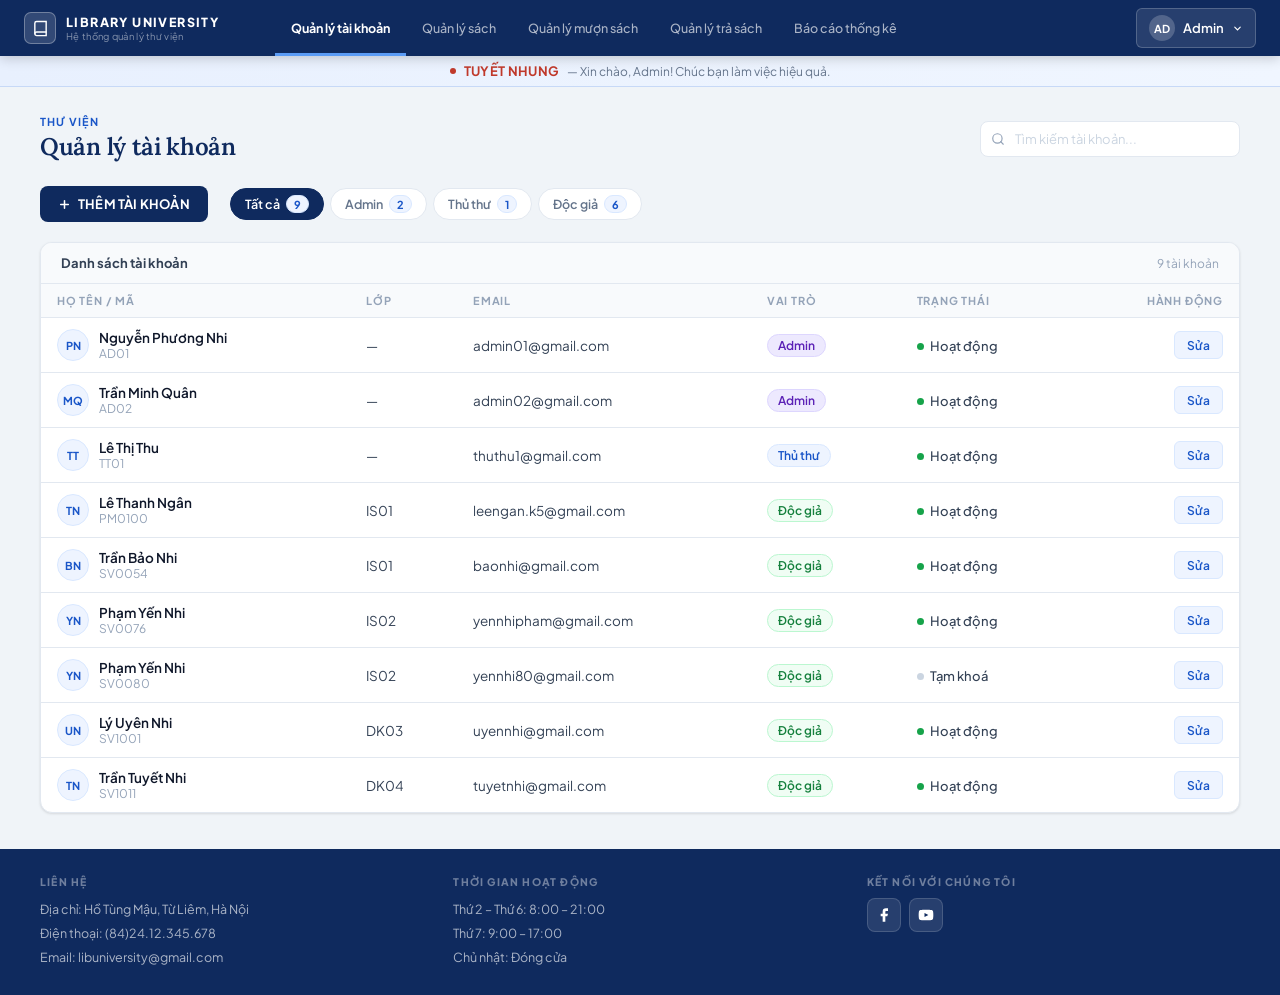
<file: taikhoan.html>
<!DOCTYPE html>
<html lang="vi">
<head>
  <meta charset="utf-8" />
  <meta name="viewport" content="width=device-width, initial-scale=1" />
  <title>Quản lý tài khoản — Library University</title>
  <link href="https://fonts.googleapis.com/css2?family=Plus+Jakarta+Sans:wght@400;500;600;700;800&family=Lora:ital,wght@0,600;1,500&display=swap" rel="stylesheet">
  <style>
    :root {
      --navy:#0f2a5e;--navy-mid:#163880;--blue:#1a56c8;--blue-light:#2e6ddf;
      --blue-50:#eef4ff;--blue-100:#d9e8ff;--red:#c0392b;--red-bg:#fdf2f1;
      --red-border:#f5c6c2;--green:#16a34a;--green-bg:#f0fdf4;--amber:#b45309;
      --amber-bg:#fffbeb;--gray-900:#0f172a;--gray-700:#334155;--gray-600:#4b5563;
      --gray-500:#64748b;--gray-400:#94a3b8;--gray-300:#cbd5e1;--gray-100:#f1f5f9;
      --gray-50:#f8fafc;--white:#ffffff;--border:#e2e8f0;
      --shadow-sm:0 1px 3px rgba(0,0,0,0.08),0 1px 2px rgba(0,0,0,0.04);
      --shadow-md:0 4px 16px rgba(0,0,0,0.10);--shadow-lg:0 8px 32px rgba(0,0,0,0.14);
    }
    *,*::before,*::after{margin:0;padding:0;box-sizing:border-box;}
    html{overflow-x:hidden;}
    body{font-family:'Plus Jakarta Sans',sans-serif;font-size:14px;background:#f0f4f8;color:var(--gray-700);min-height:100vh;display:flex;flex-direction:column;-webkit-font-smoothing:antialiased;overflow-x:hidden;}

    /* ── HEADER ── */
    .header{background:var(--navy);box-shadow:0 2px 12px rgba(0,0,0,0.2);position:sticky;top:0;z-index:100;flex-shrink:0;}
    .header-inner{display:flex;align-items:center;height:56px;padding:0 24px;width:100%;gap:8px;}
    .brand{display:flex;align-items:center;gap:10px;text-decoration:none;flex-shrink:0;margin-right:16px;}
    .brand-icon{width:32px;height:32px;background:rgba(255,255,255,0.15);border:1.5px solid rgba(255,255,255,0.3);border-radius:7px;display:flex;align-items:center;justify-content:center;flex-shrink:0;}
    .brand-name{font-size:12.5px;font-weight:800;color:#fff;letter-spacing:1.4px;line-height:1.2;white-space:nowrap;}
    .brand-sub{font-size:9.5px;color:rgba(255,255,255,0.5);letter-spacing:0.3px;white-space:nowrap;}
     .nav-links{
  display: flex;
  align-items: center;
  flex: 1;
  min-width: 0;

  overflow-x: auto;   
  overflow-y: hidden;

  white-space: nowrap;
  height: auto; 
}
.nav-links a{
  font-size:12.5px;
  font-weight:500;
  color:rgba(255,255,255,0.65);
  text-decoration:none;
  padding:0 16px;
  height:56px;
  display:flex;
  align-items:center;
  border-bottom:3px solid transparent;
  border-top:3px solid transparent;
  transition:color 0.15s,border-color 0.15s;

  white-space:nowrap;

  flex-shrink: 0;
}    .nav-links a:hover{color:rgba(255,255,255,0.9);}
    .nav-links a.active{color:#fff;font-weight:700;border-bottom-color:#5b9cf6;}
.nav-links::-webkit-scrollbar {
  height: 6px;
}
.nav-links::-webkit-scrollbar-thumb {
  background: rgba(255,255,255,0.3);
  border-radius: 10px;
}

    /* hamburger */
    .hamburger{display:none;flex-direction:column;justify-content:center;gap:5px;width:36px;height:36px;background:rgba(255,255,255,0.1);border:1px solid rgba(255,255,255,0.2);border-radius:6px;cursor:pointer;padding:6px;flex-shrink:0;}
    .hamburger span{display:block;height:2px;background:#fff;border-radius:2px;transition:transform 0.2s,opacity 0.2s;}
    .hamburger.open span:nth-child(1){transform:translateY(7px) rotate(45deg);}
    .hamburger.open span:nth-child(2){opacity:0;}
    .hamburger.open span:nth-child(3){transform:translateY(-7px) rotate(-45deg);}

    /* mobile nav drawer */
    .mobile-nav{display:none;flex-direction:column;background:var(--navy-mid);border-top:1px solid rgba(255,255,255,0.1);}
    .mobile-nav.show{display:flex;}
    .mobile-nav a{font-size:13px;font-weight:500;color:rgba(255,255,255,0.75);text-decoration:none;padding:13px 20px;border-bottom:1px solid rgba(255,255,255,0.07);transition:background 0.15s,color 0.15s;}
    .mobile-nav a:hover{background:rgba(255,255,255,0.08);color:#fff;}
    .mobile-nav a.active{color:#fff;font-weight:700;background:rgba(91,156,246,0.15);border-left:3px solid #5b9cf6;}

    .user-btn{display:flex;align-items:center;gap:8px;padding:6px 12px;background:rgba(255,255,255,0.1);border:1px solid rgba(255,255,255,0.2);border-radius:6px;font-size:13px;font-weight:600;color:#fff;cursor:pointer;position:relative;transition:background 0.15s;flex-shrink:0;margin-left:auto;user-select:none;}
    .user-btn:hover{background:rgba(255,255,255,0.18);}
    .user-name{display:inline;}
    .user-avatar{width:26px;height:26px;background:rgba(255,255,255,0.2);border-radius:50%;display:flex;align-items:center;justify-content:center;font-size:11px;font-weight:700;}
    .user-dropdown{display:none;position:absolute;right:0;top:calc(100% + 8px);background:var(--white);border:1px solid var(--border);border-radius:8px;min-width:190px;box-shadow:var(--shadow-lg);z-index:200;overflow:hidden;}
    .user-btn.open .user-dropdown{display:block;}
    .user-dropdown a{display:flex;align-items:center;gap:10px;padding:10px 16px;font-size:13px;color:var(--gray-700);text-decoration:none;border-bottom:1px solid var(--gray-100);transition:background 0.1s;}
    .user-dropdown a:last-child{border-bottom:none;color:var(--red);}
    .user-dropdown a:hover{background:var(--gray-50);}

    .welcome-strip{background:linear-gradient(90deg,#e8f0fe 0%,#f0f6ff 100%);border-bottom:1px solid #c7d9f7;padding:7px 24px;display:flex;align-items:center;justify-content:center;gap:8px;flex-shrink:0;}
    .welcome-strip .dot{width:6px;height:6px;border-radius:50%;background:var(--red);flex-shrink:0;}
    .welcome-strip .name{font-size:13px;font-weight:700;color:var(--red);letter-spacing:0.3px;white-space:nowrap;}
    .welcome-strip .sub{font-size:12px;color:var(--gray-500);white-space:nowrap;}

    .page-head{display:flex;align-items:center;justify-content:space-between;margin-bottom:24px;gap:20px;flex-shrink:0;}
    .page-label{font-size:11px;font-weight:700;text-transform:uppercase;letter-spacing:1.2px;color:var(--blue);margin-bottom:3px;}
    .page-title{font-family:'Lora',serif;font-size:24px;font-weight:600;color:var(--navy);letter-spacing:-0.3px;}
    .search-wrap{position:relative;width:260px;flex-shrink:0;}
    .search-wrap svg{position:absolute;left:11px;top:50%;transform:translateY(-50%);color:var(--gray-400);pointer-events:none;}
    .search-input{width:100%;height:36px;padding:0 12px 0 34px;border:1.5px solid var(--border);border-radius:8px;font-size:13px;font-family:inherit;color:var(--gray-700);background:var(--white);outline:none;transition:border-color 0.15s,box-shadow 0.15s;}
    .search-input:focus{border-color:var(--blue);box-shadow:0 0 0 3px rgba(26,86,200,0.1);}
    .search-input::placeholder{color:var(--gray-300);}

    .card{background:var(--white);border:1.5px solid var(--border);border-radius:12px;box-shadow:var(--shadow-sm);overflow:hidden;}
    .card-head{padding:12px 20px;border-bottom:1.5px solid var(--border);background:var(--gray-50);display:flex;align-items:center;justify-content:space-between;gap:12px;}
    .card-head-title{font-size:13px;font-weight:700;color:var(--gray-700);}
    .card-head-meta{font-size:12px;color:var(--gray-400);}

    .badge{display:inline-flex;align-items:center;padding:3px 10px;border-radius:20px;font-size:12px;font-weight:600;white-space:nowrap;}
    .badge-green{background:var(--green-bg);color:#15803d;border:1px solid #bbf7d0;}
    .badge-amber{background:var(--amber-bg);color:#92400e;border:1px solid #fde68a;}
    .badge-red{background:var(--red-bg);color:#b91c1c;border:1px solid var(--red-border);}
    .badge-blue{background:var(--blue-50);color:var(--blue);border:1px solid var(--blue-100);}

    .btn-primary{display:inline-flex;align-items:center;gap:7px;height:36px;padding:0 18px;background:var(--navy);color:#fff;border:none;border-radius:8px;font-size:13px;font-weight:700;font-family:inherit;cursor:pointer;white-space:nowrap;letter-spacing:0.2px;transition:background 0.15s,transform 0.1s;}
    .btn-primary:hover{background:var(--navy-mid);}
    .btn-primary:active{transform:scale(0.98);}
    .btn-secondary{display:inline-flex;align-items:center;gap:7px;height:36px;padding:0 16px;background:var(--white);color:var(--navy);border:1.5px solid var(--border);border-radius:8px;font-size:13px;font-weight:600;font-family:inherit;cursor:pointer;white-space:nowrap;transition:background 0.15s,border-color 0.15s;}
    .btn-secondary:hover{background:var(--gray-50);border-color:var(--gray-300);}

    .field{display:flex;flex-direction:column;gap:5px;}
    .field label{font-size:12px;font-weight:700;color:var(--gray-600);}
    .field input,.field select,.field textarea{padding:8px 11px;border:1.5px solid var(--border);border-radius:7px;font-size:13.5px;font-family:inherit;color:var(--gray-700);background:var(--white);outline:none;transition:border-color 0.15s,box-shadow 0.15s;}
    .field input:focus,.field select:focus,.field textarea:focus{border-color:var(--blue);box-shadow:0 0 0 3px rgba(26,86,200,0.1);}
    .field input::placeholder,.field textarea::placeholder{color:var(--gray-300);font-size:13px;}
    .field input[readonly]{background:var(--gray-50);color:var(--gray-500);cursor:default;}
    .field textarea{resize:vertical;min-height:72px;line-height:1.5;}
    .field select{cursor:pointer;}
    .form-grid{display:grid;grid-template-columns:1fr 1fr;gap:14px;}
    .field.full{grid-column:1/-1;}
    .section-title{font-size:10.5px;font-weight:700;color:var(--gray-400);text-transform:uppercase;letter-spacing:0.9px;margin-bottom:14px;padding-bottom:10px;border-bottom:1.5px solid var(--border);display:flex;align-items:center;gap:8px;}
    .section-title::before{content:'';width:3px;height:12px;background:var(--blue);border-radius:2px;}

    .tbl-wrap{overflow-x:auto;-webkit-overflow-scrolling:touch;}
    table{width:100%;border-collapse:collapse;min-width:540px;}
    thead th{padding:10px 16px;text-align:left;font-size:11px;font-weight:700;text-transform:uppercase;letter-spacing:0.8px;color:var(--gray-400);background:var(--gray-50);border-bottom:1.5px solid var(--border);white-space:nowrap;}
    tbody td{padding:11px 16px;font-size:13.5px;color:var(--gray-700);border-bottom:1px solid var(--border);vertical-align:middle;}
    tbody tr:last-child td{border-bottom:none;}
    tbody tr:hover{background:var(--gray-50);}

    .overlay{display:none;position:fixed;inset:0;background:rgba(9,17,36,0.55);backdrop-filter:blur(3px);z-index:300;align-items:center;justify-content:center;padding:24px;}
    .overlay.show{display:flex;}
    .modal{background:var(--white);border-radius:14px;width:100%;max-width:640px;max-height:88vh;overflow-y:auto;box-shadow:0 20px 60px rgba(0,0,0,0.2);animation:modalIn 0.22s ease;}
    .modal-sm{max-width:440px;}
    @keyframes modalIn{from{opacity:0;transform:translateY(-16px) scale(0.98)}to{opacity:1;transform:translateY(0) scale(1)}}
    .modal-head{padding:18px 22px 16px;border-bottom:1.5px solid var(--border);display:flex;align-items:center;justify-content:space-between;position:sticky;top:0;background:var(--white);z-index:1;border-radius:14px 14px 0 0;}
    .modal-eyebrow{font-size:10.5px;font-weight:700;text-transform:uppercase;letter-spacing:1px;color:var(--blue);margin-bottom:2px;}
    .modal-title{font-family:'Lora',serif;font-size:17px;font-weight:600;color:var(--navy);}
    .modal-x{width:30px;height:30px;border:none;background:var(--gray-100);border-radius:6px;cursor:pointer;font-size:15px;color:var(--gray-500);display:flex;align-items:center;justify-content:center;transition:all 0.12s;}
    .modal-x:hover{background:var(--red-bg);color:var(--red);}
    .modal-body{padding:22px;}
    .modal-section{margin-bottom:22px;}
    .modal-section:last-child{margin-bottom:0;}
    .modal-foot{padding:14px 22px;border-top:1.5px solid var(--border);display:flex;justify-content:flex-end;gap:8px;position:sticky;bottom:0;background:var(--white);border-radius:0 0 14px 14px;}
    .btn-modal-cancel{height:36px;padding:0 16px;background:var(--white);border:1.5px solid var(--border);border-radius:7px;font-size:13px;font-weight:500;font-family:inherit;color:var(--gray-700);cursor:pointer;transition:background 0.12s;}
    .btn-modal-cancel:hover{background:var(--gray-100);}
    .btn-modal-save{height:36px;padding:0 22px;background:var(--navy);color:#fff;border:none;border-radius:7px;font-size:13px;font-weight:700;font-family:inherit;cursor:pointer;transition:background 0.15s;}
    .btn-modal-save:hover{background:var(--navy-mid);}
    .btn-modal-delete{height:36px;padding:0 16px;background:none;color:var(--red);border:1.5px solid var(--red-border);border-radius:7px;font-size:13px;font-weight:600;font-family:inherit;cursor:pointer;transition:background 0.12s;}
    .btn-modal-delete:hover{background:var(--red-bg);}
    .inline-msg{display:none;padding:9px 13px;border-radius:8px;font-size:13px;font-weight:600;margin-bottom:14px;align-items:center;justify-content:space-between;gap:10px;}
    .inline-msg.show{display:flex;}
    .inline-msg.success{background:var(--green-bg);border:1px solid #bbf7d0;color:#15803d;}
    .inline-msg.error{background:var(--red-bg);border:1px solid var(--red-border);color:#b91c1c;}
    .inline-msg button{background:none;border:none;cursor:pointer;font-size:16px;opacity:0.6;flex-shrink:0;line-height:1;}

    .toast{position:fixed;top:72px;right:28px;min-width:290px;max-width:360px;background:var(--white);border:1.5px solid var(--border);border-radius:10px;padding:12px 16px;display:flex;align-items:center;gap:12px;font-size:13.5px;font-weight:500;box-shadow:var(--shadow-lg);z-index:9999;pointer-events:none;opacity:0;transform:translateX(20px);transition:all 0.25s ease;}
    .toast.show{opacity:1;transform:translateX(0);pointer-events:all;}
    .toast-bar{width:4px;border-radius:2px;flex-shrink:0;align-self:stretch;}
    .toast.success .toast-bar{background:var(--green);}
    .toast.error .toast-bar{background:var(--red);}
    .toast-content{flex:1;}
    .toast-title{font-weight:700;color:var(--gray-900);font-size:13.5px;}
    .toast-detail{font-size:12px;color:var(--gray-500);margin-top:2px;}
    .toast-close{cursor:pointer;color:var(--gray-300);font-size:17px;pointer-events:all;flex-shrink:0;}
    .toast-close:hover{color:var(--gray-700);}

    .site-footer{background:var(--navy);padding:26px 40px;display:grid;grid-template-columns:repeat(3,1fr);gap:40px;flex-shrink:0;}
    .footer-col h4{font-size:10.5px;font-weight:800;color:rgba(255,255,255,0.4);text-transform:uppercase;letter-spacing:1.2px;margin-bottom:10px;}
    .footer-col p{font-size:12.5px;color:rgba(255,255,255,0.65);line-height:1.9;}
    .footer-icons{display:flex;gap:8px;margin-top:8px;}
    .footer-icon{width:34px;height:34px;background:rgba(255,255,255,0.1);border:1px solid rgba(255,255,255,0.15);border-radius:8px;display:flex;align-items:center;justify-content:center;transition:background 0.15s;}
    .footer-icon:hover{background:rgba(255,255,255,0.2);}

    .empty-state{text-align:center;padding:48px 24px;color:var(--gray-400);}
    .empty-state svg{margin-bottom:12px;opacity:0.4;}
    .empty-state p{font-size:14px;}

    /* ── PAGE SPECIFIC ── */
    main{flex:1;padding:28px 40px 36px;}
    .action-bar{display:flex;align-items:center;gap:10px;margin-bottom:20px;flex-wrap:wrap;}
    .filter-tabs{display:flex;align-items:center;gap:6px;margin-left:12px;flex-wrap:wrap;}
    .tab-btn{height:32px;padding:0 14px;background:var(--white);border:1.5px solid var(--border);border-radius:20px;font-size:12.5px;font-weight:600;font-family:inherit;color:var(--gray-500);cursor:pointer;transition:all 0.12s;}
    .tab-btn.active{background:var(--navy);color:#fff;border-color:var(--navy);}
    .tab-btn:hover:not(.active){background:var(--gray-50);border-color:var(--gray-300);}
    .count-badge{display:inline-flex;align-items:center;justify-content:center;background:var(--blue-50);color:var(--blue);border:1px solid var(--blue-100);border-radius:10px;padding:0 7px;height:18px;font-size:11px;font-weight:700;margin-left:4px;}
    .role-pill{display:inline-flex;align-items:center;padding:3px 10px;border-radius:20px;font-size:12px;font-weight:600;white-space:nowrap;}
    .role-admin{background:#ede9fe;color:#5b21b6;border:1px solid #ddd6fe;}
    .role-thuthu{background:var(--blue-50);color:var(--blue);border:1px solid var(--blue-100);}
    .role-docgia{background:var(--green-bg);color:#15803d;border:1px solid #bbf7d0;}
    .status-dot{display:inline-flex;align-items:center;gap:6px;font-size:13px;font-weight:500;}
    .status-dot::before{content:'';width:7px;height:7px;border-radius:50%;flex-shrink:0;}
    .status-active::before{background:var(--green);}
    .status-inactive::before{background:var(--gray-300);}
    .btn-tbl{height:28px;padding:0 12px;border-radius:6px;font-size:12px;font-weight:600;font-family:inherit;cursor:pointer;transition:all 0.1s;border:1.5px solid;}
    .btn-edit{background:var(--blue-50);color:var(--blue);border-color:var(--blue-100);}
    .btn-edit:hover{background:var(--blue-100);}
    .btn-del{background:var(--red-bg);color:var(--red);border-color:var(--red-border);}
    .btn-del:hover{background:#fce8e6;}
    td.actions{white-space:nowrap;}
    td.actions>*+*{margin-left:6px;}
    .user-cell{display:flex;align-items:center;gap:10px;}
    .avatar-sm{width:32px;height:32px;border-radius:50%;background:var(--blue-50);border:1.5px solid var(--blue-100);display:flex;align-items:center;justify-content:center;font-size:11px;font-weight:700;color:var(--blue);flex-shrink:0;}
    .user-cell-name{font-weight:600;color:var(--gray-900);font-size:13.5px;}
    .user-cell-id{font-size:12px;color:var(--gray-400);}
    .form-grid-2{display:grid;grid-template-columns:1fr 1fr;gap:14px;}
    .field.span2{grid-column:span 2;}
    .field.span3{grid-column:1/-1;}
    .del-icon{width:52px;height:52px;border-radius:50%;background:var(--red-bg);border:2px solid var(--red-border);display:flex;align-items:center;justify-content:center;margin:0 auto 14px;}
    .del-body{text-align:center;padding:28px 24px 20px;}
    .del-body p{font-size:14px;color:var(--gray-700);line-height:1.6;margin-top:6px;}
    .del-body strong{font-weight:700;color:var(--gray-900);}

    /* ══ RESPONSIVE ══ */
    @media (max-width:768px) {
      .hamburger{display:flex;}
      .nav-links{display:none;}
      .user-name{display:none;}
      .user-btn{padding:6px 8px;}
      .welcome-strip .sub{display:none;}
      main{padding:16px 14px 24px;}
      .page-head{flex-direction:column;align-items:flex-start;gap:12px;margin-bottom:16px;}
      .page-title{font-size:20px;}
      .search-wrap{width:100%;}
      .action-bar{flex-direction:column;align-items:flex-start;gap:10px;}
      .filter-tabs{margin-left:0;gap:6px;}
      .btn-primary{width:100%;justify-content:center;}
      /* Modal form: 1 cột trên mobile */
      .form-grid-2{grid-template-columns:1fr;}
      .field.span2{grid-column:1;}
    }
    @media (max-width:480px) {
      .header-inner{padding:0 12px;}
      .brand-sub{display:none;}
      .site-footer{grid-template-columns:1fr;gap:20px;padding:20px 16px;text-align:center;}
      .footer-icons{justify-content:center;}
      .toast{right:12px;left:12px;min-width:0;}
      .filter-tabs{gap:4px;}
      .tab-btn{font-size:11.5px;padding:0 10px;}
    }
  </style>
</head>
<body>

<header class="header">
  <div class="header-inner">
    <a class="brand" href="#">
      <div class="brand-icon">
        <svg width="17" height="17" viewBox="0 0 24 24" fill="none" stroke="#fff" stroke-width="2" stroke-linecap="round">
          <path d="M4 19.5A2.5 2.5 0 0 1 6.5 17H20"/>
          <path d="M6.5 2H20v20H6.5A2.5 2.5 0 0 1 4 19.5v-15A2.5 2.5 0 0 1 6.5 2z"/>
        </svg>
      </div>
      <div>
        <div class="brand-name">LIBRARY UNIVERSITY</div>
        <div class="brand-sub">Hệ thống quản lý thư viện</div>
      </div>
    </a>
    <nav class="nav-links">
      <a href="index.html"></a>
      <a href="taikhoan.html" class="active">Quản lý tài khoản</a>
      <a href="quanlysach.html">Quản lý sách</a>
      <a href="muonsach.html">Quản lý mượn sách</a>
      <a href="trasach.html">Quản lý trả sách</a>
      <a href="baocao.html">Báo cáo thống kê</a>
    </nav>
    <div class="user-btn" id="userBtn">
      <div class="user-avatar">AD</div>
      <span class="user-name">Admin</span>
      <svg width="11" height="11" viewBox="0 0 24 24" fill="none" stroke="currentColor" stroke-width="2.5" stroke-linecap="round"><polyline points="6 9 12 15 18 9"/></svg>
      <div class="user-dropdown">
        <a href="index.html" onclick="sessionStorage.clear()">
          <svg width="14" height="14" viewBox="0 0 24 24" fill="none" stroke="currentColor" stroke-width="2" stroke-linecap="round"><path d="M9 21H5a2 2 0 0 1-2-2V5a2 2 0 0 1 2-2h4"/><polyline points="16 17 21 12 16 7"/><line x1="21" y1="12" x2="9" y2="12"/></svg>
          Đăng xuất
        </a>
      </div>
    </div>
    <button class="hamburger" id="hamburger" aria-label="Menu" onclick="toggleMobileNav()">
      <span></span><span></span><span></span>
    </button>
  </div>
  <nav class="mobile-nav" id="mobileNav">
    <a href="taikhoan.html" class="active">Quản lý tài khoản</a>
    <a href="quanlysach.html">Quản lý sách</a>
    <a href="muonsach.html">Quản lý mượn sách</a>
    <a href="trasach.html">Quản lý trả sách</a>
    <a href="baocao.html">Báo cáo thống kê</a>
  </nav>
</header>

<div class="welcome-strip">
  <div class="dot"></div>
  <span class="name">TUYẾT NHUNG</span>
  <span class="sub">— Xin chào, Admin! Chúc bạn làm việc hiệu quả.</span>
</div>

<main>
  <div class="page-head">
    <div>
      <div class="page-label">Thư viện</div>
      <div class="page-title">Quản lý tài khoản</div>
    </div>
    <div class="search-wrap">
      <svg width="14" height="14" viewBox="0 0 24 24" fill="none" stroke="currentColor" stroke-width="2" stroke-linecap="round"><circle cx="11" cy="11" r="8"/><line x1="21" y1="21" x2="16.65" y2="16.65"/></svg>
      <input class="search-input" id="searchInput" type="text" placeholder="Tìm kiếm tài khoản..." />
    </div>
  </div>

  <div class="action-bar">
    <button class="btn-primary" id="btnAdd">
      <svg width="13" height="13" viewBox="0 0 24 24" fill="none" stroke="currentColor" stroke-width="2.8" stroke-linecap="round"><line x1="12" y1="5" x2="12" y2="19"/><line x1="5" y1="12" x2="19" y2="12"/></svg>
      THÊM TÀI KHOẢN
    </button>
    <div class="filter-tabs">
      <button class="tab-btn active" data-role="all">Tất cả <span class="count-badge" id="cntAll">9</span></button>
      <button class="tab-btn" data-role="Admin">Admin <span class="count-badge" id="cntAdmin">2</span></button>
      <button class="tab-btn" data-role="Thủ thư">Thủ thư <span class="count-badge" id="cntTT">1</span></button>
      <button class="tab-btn" data-role="Độc giả">Độc giả <span class="count-badge" id="cntDG">6</span></button>
    </div>
  </div>

  <div class="card">
    <div class="card-head">
      <span class="card-head-title">Danh sách tài khoản</span>
      <span class="card-head-meta" id="tableCount"></span>
    </div>
    <div class="tbl-wrap">
      <table id="userTable">
        <thead>
          <tr>
            <th>Họ tên / Mã</th>
            <th>Lớp</th>
            <th>Email</th>
            <th>Vai trò</th>
            <th>Trạng thái</th>
            <th style="text-align:right">Hành động</th>
          </tr>
        </thead>
        <tbody id="userBody"></tbody>
      </table>
    </div>
  </div>
</main>

<!-- Modal Thêm/Sửa -->
<div class="overlay" id="overlayForm">
  <div class="modal">
    <div class="modal-head">
      <div>
        <div class="modal-eyebrow" id="formEyebrow">Tài khoản mới</div>
        <div class="modal-title" id="formTitle">Thêm tài khoản</div>
      </div>
      <button class="modal-x" id="closeForm">&#x2715;</button>
    </div>
    <div class="modal-body">
      <div class="modal-section">
        <div class="section-title">Thông tin cơ bản</div>
        <div class="form-grid-2">
          <div class="field span2"><label>Họ và tên *</label><input type="text" id="fFullName" placeholder="VD: Nguyễn Văn A" /></div>
          <div class="field"><label>Mã tài khoản *</label><input type="text" id="fId" placeholder="VD: SV0001" /></div>
          <div class="field"><label>Vai trò *</label>
            <select id="fRole">
              <option>Độc giả</option>
              <option>Thủ thư</option>
              <option>Admin</option>
            </select>
          </div>
          <div class="field span2"><label>Email *</label><input type="email" id="fEmail" placeholder="example@gmail.com" /></div>
          <div class="field"><label>Mật khẩu</label><input type="password" id="fPassword" placeholder="••••••••" /></div>
          <div class="field"><label>Trạng thái</label>
            <select id="fStatus"><option>Hoạt động</option><option>Tạm khoá</option></select>
          </div>
        </div>
      </div>
      <div class="modal-section">
        <div class="section-title">Thông tin bổ sung</div>
        <div class="form-grid-2">
          <div class="field"><label>Ngày sinh</label><input type="date" id="fDob" /></div>
          <div class="field"><label>Lớp</label><input type="text" id="fClass" placeholder="VD: IS01" /></div>
          <div class="field"><label>Giới tính</label>
            <select id="fGender"><option>Nam</option><option>Nữ</option><option>Khác</option></select>
          </div>
          <div class="field"><label>Số điện thoại</label><input type="text" id="fPhone" placeholder="0912 345 678" /></div>
        </div>
      </div>
    </div>
    <div class="modal-foot">
      <button class="btn-modal-cancel" id="cancelForm">Hủy</button>
      <button class="btn-modal-save" id="saveForm">Tạo tài khoản</button>
    </div>
  </div>
</div>

<!-- Modal Xóa -->
<div class="overlay" id="overlayDel">
  <div class="modal modal-sm">
    <div class="modal-body del-body">
      <div class="del-icon">
        <svg width="22" height="22" viewBox="0 0 24 24" fill="none" stroke="#c0392b" stroke-width="2.5" stroke-linecap="round"><polyline points="3 6 5 6 21 6"/><path d="M19 6l-1 14a2 2 0 0 1-2 2H8a2 2 0 0 1-2-2L5 6"/><path d="M10 11v6"/><path d="M14 11v6"/><path d="M9 6V4h6v2"/></svg>
      </div>
      <div class="modal-title" style="margin-bottom:6px">Xóa tài khoản?</div>
      <p>Bạn sắp xóa tài khoản <strong id="delName"></strong>.<br>Hành động này không thể hoàn tác.</p>
    </div>
    <div class="modal-foot" style="justify-content:center;gap:12px">
      <button class="btn-modal-cancel" id="cancelDel" style="min-width:100px">Hủy bỏ</button>
      <button class="btn-modal-delete" id="confirmDel" style="min-width:120px">Xóa tài khoản</button>
    </div>
  </div>
</div>

<div class="toast" id="gToast">
  <div class="toast-bar"></div>
  <div class="toast-content">
    <div class="toast-title" id="gToastTitle"></div>
    <div class="toast-detail" id="gToastDetail"></div>
  </div>
  <span class="toast-close" onclick="hideToast()">&#x2715;</span>
</div>

<footer class="site-footer">
  <div class="footer-col">
    <h4>Liên hệ</h4>
    <p>Địa chỉ: Hồ Tùng Mậu, Từ Liêm, Hà Nội<br>Điện thoại: (84)24.12.345.678<br>Email: libuniversity@gmail.com</p>
  </div>
  <div class="footer-col">
    <h4>Thời gian hoạt động</h4>
    <p>Thứ 2 – Thứ 6: 8:00 – 21:00<br>Thứ 7: 9:00 – 17:00<br>Chủ nhật: Đóng cửa</p>
  </div>
  <div class="footer-col">
    <h4>Kết nối với chúng tôi</h4>
    <div class="footer-icons">
      <div class="footer-icon"><svg width="16" height="16" viewBox="0 0 24 24" fill="#fff"><path d="M18 2h-3a5 5 0 0 0-5 5v3H7v4h3v8h4v-8h3l1-4h-4V7a1 1 0 0 1 1-1h3z"/></svg></div>
      <div class="footer-icon"><svg width="16" height="16" viewBox="0 0 24 24" fill="#fff"><path d="M22.54 6.42a2.78 2.78 0 0 0-1.95-1.96C18.88 4 12 4 12 4s-6.88 0-8.59.46A2.78 2.78 0 0 0 1.46 6.42 29 29 0 0 0 1 12a29 29 0 0 0 .46 5.58 2.78 2.78 0 0 0 1.95 1.96C5.12 20 12 20 12 20s6.88 0 8.59-.46a2.78 2.78 0 0 0 1.96-1.96A29 29 0 0 0 23 12a29 29 0 0 0-.46-5.58z"/><polygon fill="#0f2a5e" points="9.75 15.02 15.5 12 9.75 8.98 9.75 15.02"/></svg></div>
    </div>
  </div>
</footer>

<script>
  /* ── Hamburger ── */
  function toggleMobileNav() {
    const nav = document.getElementById('mobileNav');
    const btn = document.getElementById('hamburger');
    nav.classList.toggle('show');
    btn.classList.toggle('open');
  }

  /* ── User dropdown ── */
  const userBtn = document.getElementById('userBtn');
  userBtn.addEventListener('click', e => { e.stopPropagation(); userBtn.classList.toggle('open'); });
  document.addEventListener('click', () => userBtn.classList.remove('open'));
  userBtn.querySelector('.user-dropdown').addEventListener('click', e => e.stopPropagation());

  /* ── Toast ── */
  let toastTimer;
  function showToast(title, detail, type='success') {
    clearTimeout(toastTimer);
    document.getElementById('gToastTitle').textContent  = title;
    document.getElementById('gToastDetail').textContent = detail;
    document.getElementById('gToast').className = `toast ${type} show`;
    toastTimer = setTimeout(hideToast, 4000);
  }
  function hideToast() { document.getElementById('gToast').className = 'toast'; }

  /* ── Data ── */
  let users = [
    {id:'AD01',   name:'Nguyễn Phương Nhi', cls:'—',    email:'admin01@gmail.com',    role:'Admin',   status:'Hoạt động', dob:'',           gender:'Nữ',  phone:''},
    {id:'AD02',   name:'Trần Minh Quân',    cls:'—',    email:'admin02@gmail.com',    role:'Admin',   status:'Hoạt động', dob:'',           gender:'Nam', phone:''},
    {id:'TT01',   name:'Lê Thị Thu',        cls:'—',    email:'thuthu1@gmail.com',    role:'Thủ thư', status:'Hoạt động', dob:'1995-03-12', gender:'Nữ',  phone:'0912 111 222'},
    {id:'PM0100', name:'Lê Thanh Ngân',     cls:'IS01', email:'leengan.k5@gmail.com', role:'Độc giả', status:'Hoạt động', dob:'2003-07-25', gender:'Nữ',  phone:'0934 567 890'},
    {id:'SV0054', name:'Trần Bảo Nhi',      cls:'IS01', email:'baonhi@gmail.com',     role:'Độc giả', status:'Hoạt động', dob:'2003-11-02', gender:'Nữ',  phone:''},
    {id:'SV0076', name:'Phạm Yến Nhi',      cls:'IS02', email:'yennhipham@gmail.com', role:'Độc giả', status:'Hoạt động', dob:'2004-01-17', gender:'Nữ',  phone:''},
    {id:'SV0080', name:'Phạm Yến Nhi',      cls:'IS02', email:'yennhi80@gmail.com',   role:'Độc giả', status:'Tạm khoá',  dob:'',           gender:'Nữ',  phone:''},
    {id:'SV1001', name:'Lý Uyên Nhi',       cls:'DK03', email:'uyennhi@gmail.com',    role:'Độc giả', status:'Hoạt động', dob:'2002-09-30', gender:'Nữ',  phone:''},
    {id:'SV1011', name:'Trần Tuyết Nhi',    cls:'DK04', email:'tuyetnhi@gmail.com',   role:'Độc giả', status:'Hoạt động', dob:'2003-05-14', gender:'Nữ',  phone:''},
  ];

  let filterRole = 'all';
  let editId = null;
  let deleteId = null;

  function initials(name) { return name.split(' ').slice(-2).map(w=>w[0]).join('').toUpperCase(); }
  function roleClass(r) {
    if (r==='Admin')   return 'role-admin';
    if (r==='Thủ thư') return 'role-thuthu';
    return 'role-docgia';
  }

  function renderTable(list) {
    const tbody = document.getElementById('userBody');
    tbody.innerHTML = list.length ? list.map(u => `
      <tr>
        <td><div class="user-cell">
          <div class="avatar-sm">${initials(u.name)}</div>
          <div><div class="user-cell-name">${u.name}</div><div class="user-cell-id">${u.id}</div></div>
        </div></td>
        <td>${u.cls || '—'}</td>
        <td>${u.email}</td>
        <td><span class="role-pill ${roleClass(u.role)}">${u.role}</span></td>
        <td><span class="status-dot ${u.status==='Hoạt động'?'status-active':'status-inactive'}">${u.status}</span></td>
        <td class="actions" style="text-align:right">
          <button class="btn-tbl btn-edit" onclick="openEdit('${u.id}')">Sửa</button>
        </td>
      </tr>`).join('') :
      `<tr><td colspan="6" style="text-align:center;color:var(--gray-400);padding:40px">Không tìm thấy tài khoản nào.</td></tr>`;
    document.getElementById('tableCount').textContent = `${list.length} tài khoản`;
  }

  function updateCounts() {
    document.getElementById('cntAll').textContent   = users.length;
    document.getElementById('cntAdmin').textContent = users.filter(u=>u.role==='Admin').length;
    document.getElementById('cntTT').textContent    = users.filter(u=>u.role==='Thủ thư').length;
    document.getElementById('cntDG').textContent    = users.filter(u=>u.role==='Độc giả').length;
  }

  function currentList() {
    const q = document.getElementById('searchInput').value.toLowerCase();
    let list = filterRole==='all' ? users : users.filter(u=>u.role===filterRole);
    if (q) list = list.filter(u => u.name.toLowerCase().includes(q) || u.id.toLowerCase().includes(q) || u.email.toLowerCase().includes(q));
    return list;
  }

  document.getElementById('searchInput').addEventListener('input', () => renderTable(currentList()));
  document.querySelectorAll('.tab-btn').forEach(btn => {
    btn.addEventListener('click', function() {
      document.querySelectorAll('.tab-btn').forEach(b=>b.classList.remove('active'));
      this.classList.add('active');
      filterRole = this.dataset.role;
      renderTable(currentList());
    });
  });

  /* ── Add ── */
  document.getElementById('btnAdd').addEventListener('click', () => {
    editId = null;
    document.getElementById('formEyebrow').textContent = 'Tài khoản mới';
    document.getElementById('formTitle').textContent   = 'Thêm tài khoản';
    document.getElementById('saveForm').textContent    = 'Tạo tài khoản';
    clearForm();
    document.getElementById('overlayForm').classList.add('show');
  });

  function openEdit(id) {
    const u = users.find(x=>x.id===id); if(!u) return;
    editId = id;
    document.getElementById('formEyebrow').textContent = 'Chỉnh sửa';
    document.getElementById('formTitle').textContent   = 'Sửa tài khoản';
    document.getElementById('saveForm').textContent    = 'Lưu thay đổi';
    document.getElementById('fFullName').value = u.name;
    document.getElementById('fId').value       = u.id;
    document.getElementById('fRole').value     = u.role;
    document.getElementById('fEmail').value    = u.email;
    document.getElementById('fPassword').value = '';
    document.getElementById('fStatus').value   = u.status;
    document.getElementById('fDob').value      = u.dob;
    document.getElementById('fClass').value    = u.cls;
    document.getElementById('fGender').value   = u.gender;
    document.getElementById('fPhone').value    = u.phone;
    document.getElementById('overlayForm').classList.add('show');
  }

  function clearForm() {
    ['fFullName','fId','fEmail','fPassword','fDob','fClass','fPhone'].forEach(id=>{
      document.getElementById(id).value='';
    });
    document.getElementById('fRole').value   = 'Độc giả';
    document.getElementById('fStatus').value = 'Hoạt động';
    document.getElementById('fGender').value = 'Nam';
  }

  document.getElementById('saveForm').addEventListener('click', () => {
    const name  = document.getElementById('fFullName').value.trim();
    const id    = document.getElementById('fId').value.trim();
    const email = document.getElementById('fEmail').value.trim();
    if (!name || !id || !email) { alert('Vui lòng điền đầy đủ thông tin bắt buộc.'); return; }
    if (editId) {
      const u = users.find(x=>x.id===editId);
      if (u) {
        u.name=name; u.id=id; u.email=email;
        u.role=document.getElementById('fRole').value;
        u.status=document.getElementById('fStatus').value;
        u.dob=document.getElementById('fDob').value;
        u.cls=document.getElementById('fClass').value;
        u.gender=document.getElementById('fGender').value;
        u.phone=document.getElementById('fPhone').value;
      }
      showToast('Đã lưu thay đổi', name, 'success');
    } else {
      if (users.find(x=>x.id===id)) { alert('Mã tài khoản đã tồn tại.'); return; }
      users.unshift({id,name,email,
        role:document.getElementById('fRole').value,
        status:document.getElementById('fStatus').value,
        dob:document.getElementById('fDob').value,
        cls:document.getElementById('fClass').value,
        gender:document.getElementById('fGender').value,
        phone:document.getElementById('fPhone').value
      });
      showToast('Thêm tài khoản thành công', name, 'success');
    }
    document.getElementById('overlayForm').classList.remove('show');
    updateCounts(); renderTable(currentList());
  });

  /* ── Delete ── */
  function openDel(id) {
    const u = users.find(x=>x.id===id); if(!u) return;
    deleteId = id;
    document.getElementById('delName').textContent = `${u.name} (${u.id})`;
    document.getElementById('overlayDel').classList.add('show');
  }

  document.getElementById('confirmDel').addEventListener('click', () => {
    const u = users.find(x=>x.id===deleteId);
    users = users.filter(x=>x.id!==deleteId);
    document.getElementById('overlayDel').classList.remove('show');
    showToast('Đã xóa tài khoản', u?u.name:'', 'error');
    updateCounts(); renderTable(currentList());
  });

  /* ── Close modals ── */
  ['closeForm','cancelForm'].forEach(id=>document.getElementById(id).addEventListener('click',()=>document.getElementById('overlayForm').classList.remove('show')));
  ['cancelDel'].forEach(id=>document.getElementById(id).addEventListener('click',()=>document.getElementById('overlayDel').classList.remove('show')));
  document.getElementById('overlayForm').addEventListener('click',e=>{if(e.target===e.currentTarget)e.target.classList.remove('show');});
  document.getElementById('overlayDel').addEventListener('click',e=>{if(e.target===e.currentTarget)e.target.classList.remove('show');});

  /* ── Init ── */
  updateCounts();
  renderTable(users);
  window.addEventListener('resize', () => {
  const nav = document.getElementById('mobileNav');
  const btn = document.getElementById('hamburger');

  if (window.innerWidth > 768) {
    nav.classList.remove('show');   // ẩn mobile menu
    btn.classList.remove('open');   // reset icon hamburger
  }
});
</script>
</body>
</html>
</file>
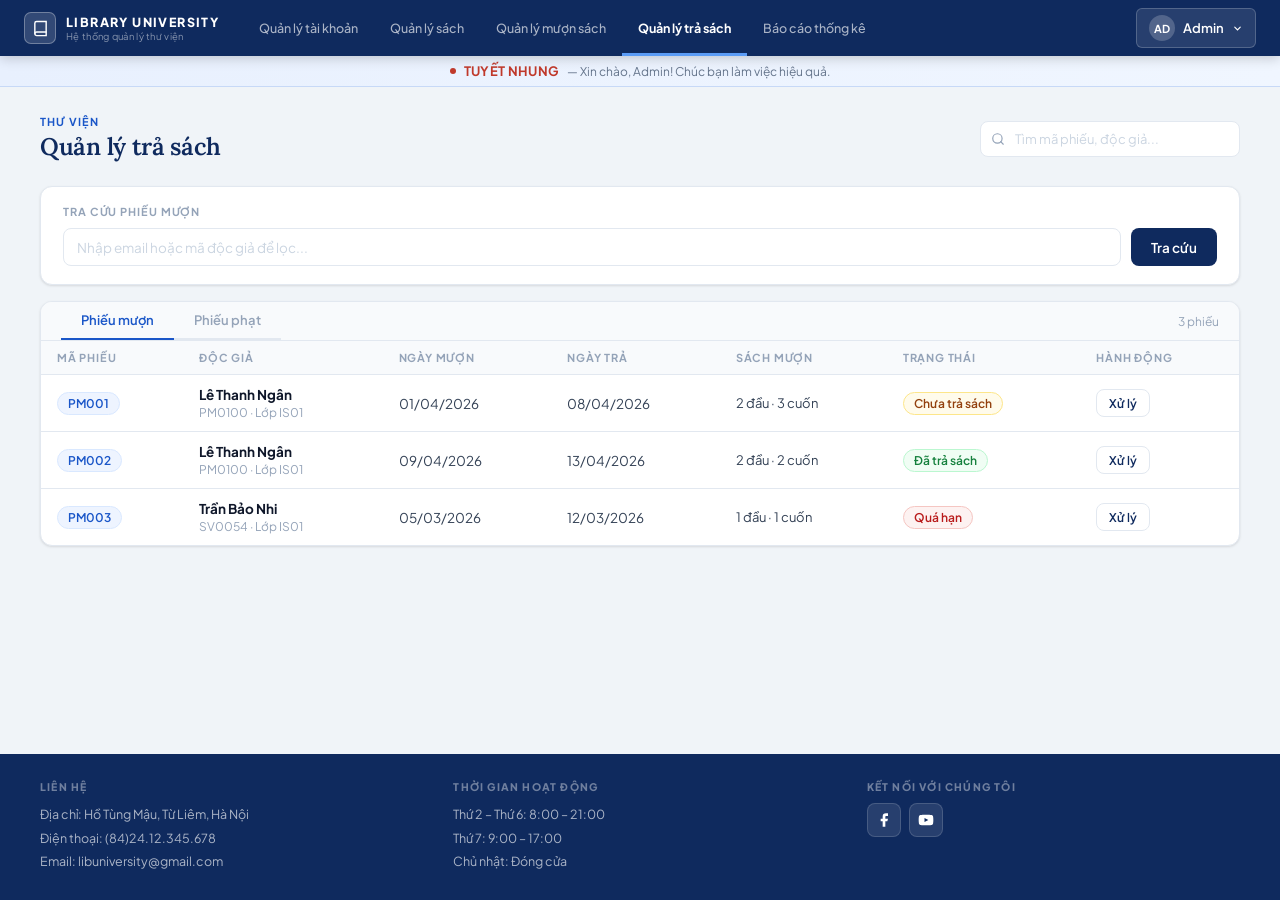
<file: trasach.html>
<!DOCTYPE html>
<html lang="vi">
<head>
  <meta charset="utf-8" />
  <meta name="viewport" content="width=device-width, initial-scale=1" />
  <title>Quản lý trả sách — Library University</title>
  <link href="https://fonts.googleapis.com/css2?family=Plus+Jakarta+Sans:wght@400;500;600;700;800&family=Lora:ital,wght@0,600;1,500&display=swap" rel="stylesheet">
  <style>
    :root {
      --navy:#0f2a5e;--navy-mid:#163880;--blue:#1a56c8;--blue-light:#2e6ddf;
      --blue-50:#eef4ff;--blue-100:#d9e8ff;--red:#c0392b;--red-bg:#fdf2f1;
      --red-border:#f5c6c2;--green:#16a34a;--green-bg:#f0fdf4;--amber:#b45309;
      --amber-bg:#fffbeb;--gray-900:#0f172a;--gray-700:#334155;--gray-600:#4b5563;
      --gray-500:#64748b;--gray-400:#94a3b8;--gray-300:#cbd5e1;--gray-100:#f1f5f9;
      --gray-50:#f8fafc;--white:#ffffff;--border:#e2e8f0;
      --shadow-sm:0 1px 3px rgba(0,0,0,0.08),0 1px 2px rgba(0,0,0,0.04);
      --shadow-md:0 4px 16px rgba(0,0,0,0.10);--shadow-lg:0 8px 32px rgba(0,0,0,0.14);
    }
    *,*::before,*::after{margin:0;padding:0;box-sizing:border-box;}
    html{overflow-x:hidden;}
    body{font-family:'Plus Jakarta Sans',sans-serif;font-size:14px;background:#f0f4f8;color:var(--gray-700);min-height:100vh;display:flex;flex-direction:column;-webkit-font-smoothing:antialiased;overflow-x:hidden;}

    /* ── HEADER ── */
    .header{background:var(--navy);box-shadow:0 2px 12px rgba(0,0,0,0.2);position:sticky;top:0;z-index:100;flex-shrink:0;}
    .header-inner{display:flex;align-items:center;height:56px;padding:0 24px;width:100%;gap:8px;}
    .brand{display:flex;align-items:center;gap:10px;text-decoration:none;flex-shrink:0;margin-right:16px;}
    .brand-icon{width:32px;height:32px;background:rgba(255,255,255,0.15);border:1.5px solid rgba(255,255,255,0.3);border-radius:7px;display:flex;align-items:center;justify-content:center;flex-shrink:0;}
    .brand-name{font-size:12.5px;font-weight:800;color:#fff;letter-spacing:1.4px;line-height:1.2;white-space:nowrap;}
    .brand-sub{font-size:9.5px;color:rgba(255,255,255,0.5);letter-spacing:0.3px;white-space:nowrap;}
    .nav-links{
  display: flex;
  align-items: center;
  flex: 1;
  min-width: 0;

  overflow-x: auto;   
  overflow-y: hidden;

  white-space: nowrap;
  height: auto; 
}
.nav-links a{
  font-size:12.5px;
  font-weight:500;
  color:rgba(255,255,255,0.65);
  text-decoration:none;
  padding:0 16px;
  height:56px;
  display:flex;
  align-items:center;
  border-bottom:3px solid transparent;
  border-top:3px solid transparent;
  transition:color 0.15s,border-color 0.15s;

  white-space:nowrap;

  flex-shrink: 0;
}    .nav-links a:hover{color:rgba(255,255,255,0.9);}
    .nav-links a.active{color:#fff;font-weight:700;border-bottom-color:#5b9cf6;}
.nav-links::-webkit-scrollbar {
  height: 6px;
}
.nav-links::-webkit-scrollbar-thumb {
  background: rgba(255,255,255,0.3);
  border-radius: 10px;
}


    /* hamburger */
    .hamburger{display:none;flex-direction:column;justify-content:center;gap:5px;width:36px;height:36px;background:rgba(255,255,255,0.1);border:1px solid rgba(255,255,255,0.2);border-radius:6px;cursor:pointer;padding:6px;flex-shrink:0;}
    .hamburger span{display:block;height:2px;background:#fff;border-radius:2px;transition:transform 0.2s,opacity 0.2s;}
    .hamburger.open span:nth-child(1){transform:translateY(7px) rotate(45deg);}
    .hamburger.open span:nth-child(2){opacity:0;}
    .hamburger.open span:nth-child(3){transform:translateY(-7px) rotate(-45deg);}

    /* mobile nav drawer */
    .mobile-nav{display:none;flex-direction:column;background:var(--navy-mid);border-top:1px solid rgba(255,255,255,0.1);}
    .mobile-nav.show{display:flex;}
    .mobile-nav a{font-size:13px;font-weight:500;color:rgba(255,255,255,0.75);text-decoration:none;padding:13px 20px;border-bottom:1px solid rgba(255,255,255,0.07);transition:background 0.15s,color 0.15s;}
    .mobile-nav a:hover{background:rgba(255,255,255,0.08);color:#fff;}
    .mobile-nav a.active{color:#fff;font-weight:700;background:rgba(91,156,246,0.15);border-left:3px solid #5b9cf6;}

    .user-btn{display:flex;align-items:center;gap:8px;padding:6px 12px;background:rgba(255,255,255,0.1);border:1px solid rgba(255,255,255,0.2);border-radius:6px;font-size:13px;font-weight:600;color:#fff;cursor:pointer;position:relative;transition:background 0.15s;flex-shrink:0;margin-left:auto;user-select:none;}
    .user-btn:hover{background:rgba(255,255,255,0.18);}
    .user-name{display:inline;}
    .user-avatar{width:26px;height:26px;background:rgba(255,255,255,0.2);border-radius:50%;display:flex;align-items:center;justify-content:center;font-size:11px;font-weight:700;}
    .user-dropdown{display:none;position:absolute;right:0;top:calc(100% + 8px);background:var(--white);border:1px solid var(--border);border-radius:8px;min-width:190px;box-shadow:var(--shadow-lg);z-index:200;overflow:hidden;}
    .user-btn.open .user-dropdown{display:block;}
    .user-dropdown a{display:flex;align-items:center;gap:10px;padding:10px 16px;font-size:13px;color:var(--gray-700);text-decoration:none;border-bottom:1px solid var(--gray-100);transition:background 0.1s;}
    .user-dropdown a:last-child{border-bottom:none;color:var(--red);}
    .user-dropdown a:hover{background:var(--gray-50);}

    .welcome-strip{background:linear-gradient(90deg,#e8f0fe 0%,#f0f6ff 100%);border-bottom:1px solid #c7d9f7;padding:7px 24px;display:flex;align-items:center;justify-content:center;gap:8px;flex-shrink:0;}
    .welcome-strip .dot{width:6px;height:6px;border-radius:50%;background:var(--red);flex-shrink:0;}
    .welcome-strip .name{font-size:13px;font-weight:700;color:var(--red);letter-spacing:0.3px;white-space:nowrap;}
    .welcome-strip .sub{font-size:12px;color:var(--gray-500);white-space:nowrap;}

    main{flex:1;padding:28px 40px 36px;}
    .page-head{display:flex;align-items:center;justify-content:space-between;margin-bottom:24px;gap:20px;}
    .page-label{font-size:11px;font-weight:700;text-transform:uppercase;letter-spacing:1.2px;color:var(--blue);margin-bottom:3px;}
    .page-title{font-family:'Lora',serif;font-size:24px;font-weight:600;color:var(--navy);letter-spacing:-0.3px;}
    .search-wrap{position:relative;width:260px;flex-shrink:0;}
    .search-wrap svg{position:absolute;left:11px;top:50%;transform:translateY(-50%);color:var(--gray-400);pointer-events:none;}
    .search-input{width:100%;height:36px;padding:0 12px 0 34px;border:1.5px solid var(--border);border-radius:8px;font-size:13px;font-family:inherit;color:var(--gray-700);background:var(--white);outline:none;transition:border-color 0.15s,box-shadow 0.15s;}
    .search-input:focus{border-color:var(--blue);box-shadow:0 0 0 3px rgba(26,86,200,0.1);}
    .search-input::placeholder{color:var(--gray-300);}

    .badge{display:inline-flex;align-items:center;padding:3px 10px;border-radius:20px;font-size:12px;font-weight:600;white-space:nowrap;}
    .badge-green{background:var(--green-bg);color:#15803d;border:1px solid #bbf7d0;}
    .badge-amber{background:var(--amber-bg);color:#92400e;border:1px solid #fde68a;}
    .badge-red{background:var(--red-bg);color:#b91c1c;border:1px solid var(--red-border);}
    .badge-blue{background:var(--blue-50);color:var(--blue);border:1px solid var(--blue-100);}

    .btn-secondary{display:inline-flex;align-items:center;gap:7px;height:36px;padding:0 16px;background:var(--white);color:var(--navy);border:1.5px solid var(--border);border-radius:8px;font-size:13px;font-weight:600;font-family:inherit;cursor:pointer;white-space:nowrap;transition:background 0.15s,border-color 0.15s;}
    .btn-secondary:hover{background:var(--gray-50);border-color:var(--gray-300);}

    .check-card{background:var(--white);border:1.5px solid var(--border);border-radius:12px;padding:18px 22px;margin-bottom:16px;box-shadow:var(--shadow-sm);}
    .check-card-label{font-size:11px;font-weight:700;text-transform:uppercase;letter-spacing:0.9px;color:var(--gray-400);margin-bottom:10px;}
    .check-row{display:flex;align-items:center;gap:10px;}
    .check-input{flex:1;height:38px;padding:0 13px;border:1.5px solid var(--border);border-radius:8px;font-size:13.5px;font-family:inherit;color:var(--gray-700);background:var(--white);outline:none;transition:border-color 0.15s,box-shadow 0.15s;}
    .check-input:focus{border-color:var(--blue);box-shadow:0 0 0 3px rgba(26,86,200,0.1);}
    .check-input::placeholder{color:var(--gray-300);}
    .btn-check{height:38px;padding:0 20px;background:var(--navy);color:#fff;border:none;border-radius:8px;font-size:13.5px;font-weight:600;font-family:inherit;cursor:pointer;white-space:nowrap;transition:background 0.15s;}
    .btn-check:hover{background:var(--navy-mid);}
    .check-status{display:none;margin-top:10px;padding:9px 13px;border-radius:8px;font-size:13px;font-weight:600;align-items:center;gap:8px;}
    .check-status.show{display:flex;}
    .check-status.ok{background:var(--green-bg);color:#15803d;border:1px solid #bbf7d0;}
    .check-status.error{background:var(--red-bg);color:#b91c1c;border:1px solid var(--red-border);}

    .tabs{display:flex;gap:0;margin-bottom:0;border-bottom:2px solid var(--border);}
    .tab-btn{height:38px;padding:0 20px;background:none;border:none;border-bottom:2.5px solid transparent;margin-bottom:-2px;font-size:13px;font-weight:600;font-family:inherit;color:var(--gray-400);cursor:pointer;transition:color 0.15s,border-color 0.15s;white-space:nowrap;}
    .tab-btn.active{color:var(--blue);border-bottom-color:var(--blue);}
    .tab-btn:hover:not(.active){color:var(--gray-700);}
    .tabs-wrap{background:var(--white);border:1.5px solid var(--border);border-radius:12px;box-shadow:var(--shadow-sm);overflow:hidden;margin-bottom:20px;}
    .tabs-header{padding:0 20px;border-bottom:1.5px solid var(--border);background:var(--gray-50);display:flex;align-items:center;justify-content:space-between;gap:12px;}
    .tabs-header-left{display:flex;align-items:center;gap:0;}
    .tabs-header-meta{font-size:12px;color:var(--gray-400);padding:10px 0;}

    .card{background:var(--white);border:1.5px solid var(--border);border-radius:12px;box-shadow:var(--shadow-sm);overflow:hidden;margin-bottom:20px;}
    .card-head{padding:12px 20px;border-bottom:1.5px solid var(--border);background:var(--gray-50);display:flex;align-items:center;justify-content:space-between;gap:12px;}
    .card-head-title{font-size:13px;font-weight:700;color:var(--gray-700);}
    .card-head-meta{font-size:12px;color:var(--gray-400);}
    .tbl-wrap{overflow-x:auto;-webkit-overflow-scrolling:touch;}
    table{width:100%;border-collapse:collapse;min-width:560px;}
    thead th{padding:10px 16px;text-align:left;font-size:11px;font-weight:700;text-transform:uppercase;letter-spacing:0.8px;color:var(--gray-400);background:var(--gray-50);border-bottom:1.5px solid var(--border);white-space:nowrap;}
    tbody td{padding:11px 16px;font-size:13.5px;color:var(--gray-700);border-bottom:1px solid var(--border);vertical-align:middle;}
    tbody tr:last-child td{border-bottom:none;}
    tbody tr:hover{background:var(--gray-50);}

    .search-result-bar{display:none;align-items:center;gap:10px;margin-bottom:12px;padding:10px 16px;background:var(--blue-50);border:1.5px solid var(--blue-100);border-radius:8px;}
    .search-result-bar.show{display:flex;}
    .search-result-bar span{font-size:13px;color:var(--blue);font-weight:600;flex:1;}
    .btn-reset-search{height:30px;padding:0 14px;background:var(--white);border:1.5px solid var(--blue-100);border-radius:6px;font-size:12.5px;font-weight:600;color:var(--blue);font-family:inherit;cursor:pointer;display:flex;align-items:center;gap:5px;transition:background 0.12s;}
    .btn-reset-search:hover{background:var(--blue-100);}

    .content-area{display:none;gap:20px;align-items:flex-start;margin-bottom:20px;}
    .content-area.visible{display:flex;}
    .borrow-slip{flex:1;background:var(--white);border:1.5px solid var(--border);border-radius:12px;padding:22px 26px;box-shadow:var(--shadow-sm);}
    .slip-title{text-align:center;font-family:'Lora',serif;font-size:16px;font-weight:600;color:var(--navy);margin-bottom:20px;padding-bottom:14px;border-bottom:1.5px solid var(--border);}
    .slip-field{margin-bottom:14px;}
    .slip-field .field-label{font-size:11px;font-weight:700;text-transform:uppercase;letter-spacing:0.9px;color:var(--gray-400);margin-bottom:7px;}
    .field-box{background:var(--gray-50);border:1.5px solid var(--border);border-radius:8px;padding:8px 13px;font-size:13.5px;color:var(--gray-700);}
    .book-list-items{list-style:none;display:flex;flex-direction:column;gap:5px;}
    .book-list-items li{display:flex;align-items:center;gap:10px;padding:7px 13px;background:var(--gray-50);border:1px solid var(--border);border-radius:7px;font-size:13.5px;color:var(--gray-700);}
    .book-dot{width:7px;height:7px;border-radius:50%;background:var(--blue);flex-shrink:0;}
    .book-qty-tag{margin-left:auto;font-size:11.5px;font-weight:700;color:var(--blue);background:var(--blue-50);border:1px solid var(--blue-100);border-radius:4px;padding:1px 7px;white-space:nowrap;}
    .slip-bottom{display:flex;align-items:center;justify-content:space-between;margin-top:18px;gap:12px;flex-wrap:wrap;padding-top:14px;border-top:1.5px solid var(--border);}
    .status-row{display:flex;align-items:center;gap:8px;flex-wrap:wrap;}
    .status-row>span{font-size:12px;font-weight:700;text-transform:uppercase;letter-spacing:0.8px;color:var(--gray-400);}
    .status-select{height:34px;padding:0 10px;border:1.5px solid var(--border);border-radius:7px;font-size:13px;font-family:inherit;color:var(--gray-700);background:var(--white);outline:none;cursor:pointer;transition:border-color 0.15s;}
    .status-select:focus{border-color:var(--blue);}
    .overdue-note{font-size:13px;font-weight:600;color:#b91c1c;background:var(--red-bg);border:1px solid var(--red-border);border-radius:6px;padding:4px 10px;}
    .btn-save-status{height:34px;padding:0 20px;background:var(--navy);color:#fff;border:none;border-radius:7px;font-size:13px;font-weight:600;font-family:inherit;cursor:pointer;transition:background 0.15s;}
    .btn-save-status:hover{background:var(--navy-mid);}
    .btn-back{height:34px;padding:0 16px;background:var(--white);color:var(--gray-700);border:1.5px solid var(--border);border-radius:7px;font-size:13px;font-weight:600;font-family:inherit;cursor:pointer;transition:background 0.15s;display:flex;align-items:center;gap:6px;}
    .btn-back:hover{background:var(--gray-100);}

    .fine-trigger{flex-shrink:0;display:flex;align-items:center;justify-content:center;}
    .btn-create-fine{display:flex;align-items:center;gap:8px;height:40px;padding:0 20px;background:var(--blue);color:#fff;border:none;border-radius:8px;font-size:13.5px;font-weight:700;font-family:inherit;cursor:pointer;white-space:nowrap;box-shadow:var(--shadow-sm);transition:background 0.15s;}
    .btn-create-fine:hover{background:var(--blue-light);}

    .overlay{display:none;position:fixed;inset:0;background:rgba(9,17,36,0.55);backdrop-filter:blur(3px);z-index:300;align-items:center;justify-content:center;padding:24px;}
    .overlay.show{display:flex;}
    .modal{background:var(--white);border-radius:14px;width:100%;max-width:520px;max-height:88vh;overflow-y:auto;box-shadow:0 20px 60px rgba(0,0,0,0.2);animation:modalIn 0.22s ease;}
    @keyframes modalIn{from{opacity:0;transform:translateY(-16px) scale(0.98)}to{opacity:1;transform:translateY(0) scale(1)}}
    .modal-head{padding:18px 22px 16px;border-bottom:1.5px solid var(--border);display:flex;align-items:center;justify-content:space-between;position:sticky;top:0;background:var(--white);z-index:1;border-radius:14px 14px 0 0;}
    .modal-eyebrow{font-size:10.5px;font-weight:700;text-transform:uppercase;letter-spacing:1px;color:var(--blue);margin-bottom:2px;}
    .modal-title{font-family:'Lora',serif;font-size:17px;font-weight:600;color:var(--navy);}
    .modal-x{width:30px;height:30px;border:none;background:var(--gray-100);border-radius:6px;cursor:pointer;font-size:15px;color:var(--gray-500);display:flex;align-items:center;justify-content:center;transition:all 0.12s;}
    .modal-x:hover{background:var(--red-bg);color:var(--red);}
    .modal-body{padding:22px;}
    .modal-section{margin-bottom:22px;}
    .modal-section:last-child{margin-bottom:0;}
    .modal-foot{padding:14px 22px;border-top:1.5px solid var(--border);display:flex;justify-content:flex-end;gap:8px;position:sticky;bottom:0;background:var(--white);border-radius:0 0 14px 14px;}
    .btn-modal-cancel{height:36px;padding:0 16px;background:var(--white);border:1.5px solid var(--border);border-radius:7px;font-size:13px;font-weight:500;font-family:inherit;color:var(--gray-700);cursor:pointer;transition:background 0.12s;}
    .btn-modal-cancel:hover{background:var(--gray-100);}
    .btn-modal-save{height:36px;padding:0 22px;background:var(--navy);color:#fff;border:none;border-radius:7px;font-size:13px;font-weight:700;font-family:inherit;cursor:pointer;transition:background 0.15s;}
    .btn-modal-save:hover{background:var(--navy-mid);}
    .section-title{font-size:10.5px;font-weight:700;color:var(--gray-400);text-transform:uppercase;letter-spacing:0.9px;margin-bottom:14px;padding-bottom:10px;border-bottom:1.5px solid var(--border);display:flex;align-items:center;gap:8px;}
    .section-title::before{content:'';width:3px;height:12px;background:var(--blue);border-radius:2px;}
    .fine-meta-grid{display:grid;grid-template-columns:100px 1fr 130px;gap:0 14px;margin-bottom:18px;}
    .fmg-head{font-size:11px;font-weight:700;color:var(--gray-400);text-transform:uppercase;letter-spacing:0.8px;padding-bottom:8px;border-bottom:1.5px solid var(--border);}
    .fmg-head:last-child{text-align:right;}
    .fmg-val{font-size:13.5px;color:var(--gray-700);padding-top:10px;}
    .fmg-val.code{font-weight:700;color:var(--blue);}
    .fmg-val.name-box{background:var(--gray-50);border:1.5px solid var(--border);border-radius:7px;padding:5px 11px;font-weight:600;}
    .fmg-val.amount{font-weight:700;color:#b91c1c;text-align:right;padding-top:10px;}
    .fine-reason-box{background:var(--gray-50);border:1px solid var(--border);border-radius:8px;padding:12px 16px;margin-bottom:18px;}
    .fine-reason-box ul{padding-left:18px;}
    .fine-reason-box ul li{font-size:13.5px;color:var(--gray-700);margin-bottom:4px;line-height:1.7;}
    .fine-foot{display:flex;align-items:center;justify-content:space-between;gap:16px;padding-top:14px;border-top:1.5px solid var(--border);flex-wrap:wrap;}
    .fine-total{font-size:13px;color:var(--gray-700);}
    .fine-total strong{color:#b91c1c;font-size:14px;}

    .damage-table{width:100%;border-collapse:collapse;margin-bottom:10px;}
    .damage-table th{padding:7px 10px;text-align:left;font-size:10.5px;font-weight:700;text-transform:uppercase;letter-spacing:0.7px;color:var(--gray-400);background:var(--gray-50);border-bottom:1.5px solid var(--border);}
    .damage-table td{padding:6px 8px;border-bottom:1px solid var(--border);vertical-align:middle;}
    .damage-table tbody tr:last-child td{border-bottom:none;}
    .damage-book-name{font-size:13px;color:var(--gray-700);font-weight:500;}
    .damage-type-select{height:30px;padding:0 8px;border:1.5px solid var(--border);border-radius:6px;font-size:12.5px;font-family:inherit;color:var(--gray-700);background:var(--white);outline:none;width:100%;}
    .damage-type-select:focus{border-color:var(--blue);}
    .damage-amt{width:110px;height:30px;padding:0 8px;border:1.5px solid var(--border);border-radius:6px;font-size:12.5px;font-family:inherit;color:var(--gray-700);background:var(--white);outline:none;text-align:right;}
    .damage-amt:focus{border-color:var(--blue);}
    .damage-subtotal{font-size:12.5px;font-weight:700;color:#b91c1c;text-align:right;white-space:nowrap;padding-right:4px;}
    .damage-other-input{display:none;width:100%;height:28px;margin-top:5px;padding:0 8px;border:1.5px solid var(--blue-100);border-radius:6px;font-size:12px;font-family:inherit;color:var(--gray-700);background:var(--blue-50);outline:none;}
    .damage-other-input:focus{border-color:var(--blue);}
    .damage-other-input.show{display:block;}
    .section-toggle{display:flex;align-items:center;justify-content:space-between;cursor:pointer;user-select:none;}
    .section-toggle-icon{font-size:11px;color:var(--blue);font-weight:700;margin-left:8px;flex-shrink:0;}
    .damage-summary{display:flex;justify-content:flex-end;padding:6px 4px 2px;font-size:12.5px;color:var(--gray-600);}
    .damage-summary strong{color:#b91c1c;margin-left:6px;}

    .form-group{margin-bottom:14px;}
    .form-label{font-size:11px;font-weight:700;text-transform:uppercase;letter-spacing:0.8px;color:var(--gray-400);margin-bottom:6px;display:block;}
    .form-input{width:100%;height:36px;padding:0 12px;border:1.5px solid var(--border);border-radius:7px;font-size:13.5px;font-family:inherit;color:var(--gray-700);background:var(--white);outline:none;transition:border-color 0.15s;}
    .form-input:focus{border-color:var(--blue);box-shadow:0 0 0 3px rgba(26,86,200,0.1);}
    .form-input[readonly]{background:var(--gray-50);color:var(--gray-500);cursor:default;}
    .form-textarea{width:100%;padding:9px 12px;border:1.5px solid var(--border);border-radius:7px;font-size:13.5px;font-family:inherit;color:var(--gray-700);background:var(--white);outline:none;resize:vertical;min-height:70px;transition:border-color 0.15s;}
    .form-textarea:focus{border-color:var(--blue);box-shadow:0 0 0 3px rgba(26,86,200,0.1);}
    .form-row{display:grid;grid-template-columns:1fr 1fr;gap:12px;}
    .fine-status-tag{display:inline-flex;align-items:center;padding:3px 10px;border-radius:20px;font-size:12px;font-weight:600;}
    .fine-status-tag.pending{background:var(--red-bg);color:#b91c1c;border:1px solid var(--red-border);}
    .fine-status-tag.paid{background:var(--green-bg);color:#15803d;border:1px solid #bbf7d0;}

    .toast{position:fixed;top:72px;right:28px;min-width:290px;max-width:360px;background:var(--white);border:1.5px solid var(--border);border-radius:10px;padding:12px 16px;display:flex;align-items:center;gap:12px;font-size:13.5px;font-weight:500;box-shadow:var(--shadow-lg);z-index:9999;pointer-events:none;opacity:0;transform:translateX(20px);transition:all 0.25s ease;}
    .toast.show{opacity:1;transform:translateX(0);pointer-events:all;}
    .toast-bar{width:4px;border-radius:2px;flex-shrink:0;align-self:stretch;}
    .toast.success .toast-bar{background:var(--green);}
    .toast.error .toast-bar{background:var(--red);}
    .toast-content{flex:1;}
    .toast-title{font-weight:700;color:var(--gray-900);font-size:13.5px;}
    .toast-detail{font-size:12px;color:var(--gray-500);margin-top:2px;}
    .toast-close{cursor:pointer;color:var(--gray-300);font-size:17px;pointer-events:all;flex-shrink:0;}
    .toast-close:hover{color:var(--gray-700);}

    .site-footer{background:var(--navy);padding:26px 40px;display:grid;grid-template-columns:repeat(3,1fr);gap:40px;flex-shrink:0;}
    .footer-col h4{font-size:10.5px;font-weight:800;color:rgba(255,255,255,0.4);text-transform:uppercase;letter-spacing:1.2px;margin-bottom:10px;}
    .footer-col p{font-size:12.5px;color:rgba(255,255,255,0.65);line-height:1.9;}
    .footer-icons{display:flex;gap:8px;margin-top:8px;}
    .footer-icon{width:34px;height:34px;background:rgba(255,255,255,0.1);border:1px solid rgba(255,255,255,0.15);border-radius:8px;display:flex;align-items:center;justify-content:center;transition:background 0.15s;}
    .footer-icon:hover{background:rgba(255,255,255,0.2);}

    /* ══ RESPONSIVE ══ */
    @media (max-width:768px) {
      .hamburger{display:flex;}
      .nav-links{display:none;}
      .user-name{display:none;}
      .user-btn{padding:6px 8px;}
      .welcome-strip .sub{display:none;}
      main{padding:16px 14px 24px;}
      .page-head{flex-direction:column;align-items:flex-start;gap:12px;margin-bottom:16px;}
      .page-title{font-size:20px;}
      .search-wrap{width:100%;}
      .check-row{flex-wrap:wrap;}
      .check-input{width:100%;}
      .btn-check{width:100%;}
      /* Chi tiết phiếu: stack dọc */
      .content-area{flex-direction:column;}
      .fine-trigger{width:100%;}
      .btn-create-fine{width:100%;justify-content:center;}
      .slip-bottom{flex-direction:column;align-items:flex-start;}
      .btn-save-status{width:100%;}
      /* Fine modal form-row */
      .form-row{grid-template-columns:1fr;}
      .fine-meta-grid{grid-template-columns:1fr 1fr;gap:8px;}
    }
    @media (max-width:480px) {
      .header-inner{padding:0 12px;}
      .brand-sub{display:none;}
      .site-footer{grid-template-columns:1fr;gap:20px;padding:20px 16px;text-align:center;}
      .footer-icons{justify-content:center;}
      .toast{right:12px;left:12px;min-width:0;}
      .modal{border-radius:10px;}
      .damage-amt{width:80px;}
    }
  </style>
</head>
<body>

<header class="header">
  <div class="header-inner">
    <a class="brand" href="#">
      <div class="brand-icon">
        <svg width="17" height="17" viewBox="0 0 24 24" fill="none" stroke="#fff" stroke-width="2" stroke-linecap="round">
          <path d="M4 19.5A2.5 2.5 0 0 1 6.5 17H20"/>
          <path d="M6.5 2H20v20H6.5A2.5 2.5 0 0 1 4 19.5v-15A2.5 2.5 0 0 1 6.5 2z"/>
        </svg>
      </div>
      <div>
        <div class="brand-name">LIBRARY UNIVERSITY</div>
        <div class="brand-sub">Hệ thống quản lý thư viện</div>
      </div>
    </a>
    <nav class="nav-links">
      <a href="taikhoan.html">Quản lý tài khoản</a>
      <a href="quanlysach.html">Quản lý sách</a>
      <a href="muonsach.html">Quản lý mượn sách</a>
      <a href="trasach.html" class="active">Quản lý trả sách</a>
      <a href="baocao.html">Báo cáo thống kê</a>
    </nav>
    <div class="user-btn" id="userBtn">
      <div class="user-avatar">AD</div>
      <span class="user-name">Admin</span>
      <svg width="11" height="11" viewBox="0 0 24 24" fill="none" stroke="currentColor" stroke-width="2.5" stroke-linecap="round"><polyline points="6 9 12 15 18 9"/></svg>
      <div class="user-dropdown">
        <a href="index.html" onclick="sessionStorage.clear()">
          <svg width="14" height="14" viewBox="0 0 24 24" fill="none" stroke="currentColor" stroke-width="2" stroke-linecap="round"><path d="M9 21H5a2 2 0 0 1-2-2V5a2 2 0 0 1 2-2h4"/><polyline points="16 17 21 12 16 7"/><line x1="21" y1="12" x2="9" y2="12"/></svg>
          Đăng xuất
        </a>
      </div>
    </div>
    <button class="hamburger" id="hamburger" aria-label="Menu" onclick="toggleMobileNav()">
      <span></span><span></span><span></span>
    </button>
  </div>
  <nav class="mobile-nav" id="mobileNav">
    <a href="taikhoan.html">Quản lý tài khoản</a>
    <a href="quanlysach.html">Quản lý sách</a>
    <a href="muonsach.html">Quản lý mượn sách</a>
    <a href="trasach.html" class="active">Quản lý trả sách</a>
    <a href="baocao.html">Báo cáo thống kê</a>
  </nav>
</header>

<div class="welcome-strip">
  <div class="dot"></div>
  <span class="name">TUYẾT NHUNG</span>
  <span class="sub">— Xin chào, Admin! Chúc bạn làm việc hiệu quả.</span>
</div>

<main>
  <div class="page-head">
    <div>
      <div class="page-label">Thư viện</div>
      <div class="page-title">Quản lý trả sách</div>
    </div>
    <div class="search-wrap" id="searchWrap">
      <svg width="14" height="14" viewBox="0 0 24 24" fill="none" stroke="currentColor" stroke-width="2" stroke-linecap="round"><circle cx="11" cy="11" r="8"/><line x1="21" y1="21" x2="16.65" y2="16.65"/></svg>
      <input class="search-input" id="searchInput" type="text" placeholder="Tìm mã phiếu, độc giả..." />
    </div>
  </div>

  <div class="check-card">
    <div class="check-card-label">Tra cứu phiếu mượn</div>
    <div class="check-row">
      <input class="check-input" type="text" id="emailInput" placeholder="Nhập email hoặc mã độc giả để lọc..." />
      <button class="btn-check" id="btnCheck">Tra cứu</button>
    </div>
    <div class="check-status" id="checkStatus">
      <svg width="15" height="15" viewBox="0 0 24 24" fill="none" stroke="currentColor" stroke-width="2.5" stroke-linecap="round" id="checkIcon"></svg>
      <span id="checkMsg"></span>
    </div>
  </div>

  <div class="search-result-bar" id="searchResultBar">
    <svg width="14" height="14" viewBox="0 0 24 24" fill="none" stroke="currentColor" stroke-width="2" stroke-linecap="round"><circle cx="11" cy="11" r="8"/><line x1="21" y1="21" x2="16.65" y2="16.65"/></svg>
    <span id="searchResultText">Đang hiển thị kết quả tìm kiếm</span>
    <button class="btn-reset-search" id="btnResetSearch">
      <svg width="12" height="12" viewBox="0 0 24 24" fill="none" stroke="currentColor" stroke-width="2.5" stroke-linecap="round"><polyline points="15 18 9 12 15 6"/></svg>
      Xem tất cả
    </button>
  </div>

  <div class="tabs-wrap" id="allSlipsCard">
    <div class="tabs-header">
      <div class="tabs-header-left">
        <div class="tabs">
          <button class="tab-btn active" id="tabSlips" onclick="switchTab('slips')">Phiếu mượn</button>
          <button class="tab-btn" id="tabFines" onclick="switchTab('fines')">Phiếu phạt</button>
        </div>
      </div>
      <span class="tabs-header-meta" id="allSlipsCount"></span>
    </div>

    <div id="panelSlips">
      <div class="tbl-wrap">
        <table>
          <thead>
            <tr>
              <th>Mã phiếu</th>
              <th>Độc giả</th>
              <th>Ngày mượn</th>
              <th>Ngày trả</th>
              <th>Sách mượn</th>
              <th>Trạng thái</th>
              <th>Hành động</th>
            </tr>
          </thead>
          <tbody id="allSlipsBody"></tbody>
        </table>
      </div>
    </div>

    <div id="panelFines" style="display:none;">
      <div class="tbl-wrap">
        <table>
          <thead>
            <tr>
              <th>Mã phiếu phạt</th>
              <th>Mã phiếu mượn</th>
              <th>Độc giả</th>
              <th>Số ngày trễ</th>
              <th>Tiền phạt</th>
              <th>Lý do</th>
              <th>Trạng thái</th>
              <th>Hành động</th>
            </tr>
          </thead>
          <tbody id="finesBody"></tbody>
        </table>
      </div>
    </div>
  </div>

  <div class="content-area" id="contentArea">
    <div class="borrow-slip" id="slipCard">
      <div style="display:flex;align-items:center;justify-content:space-between;margin-bottom:16px;padding-bottom:14px;border-bottom:1.5px solid var(--border);">
        <div class="slip-title" id="slipTitle" style="margin:0;padding:0;border:none;text-align:left;">Phiếu mượn sách</div>
        <button class="btn-back" id="btnBack">
          <svg width="13" height="13" viewBox="0 0 24 24" fill="none" stroke="currentColor" stroke-width="2.5" stroke-linecap="round"><polyline points="15 18 9 12 15 6"/></svg>
          Quay lại
        </button>
      </div>
      <div class="slip-field">
        <div class="field-label">Độc giả</div>
        <div class="field-box" id="slipReader"></div>
      </div>
      <div class="slip-field">
        <div class="field-label">Email</div>
        <div class="field-box" id="slipEmail"></div>
      </div>
      <div class="slip-field">
        <div class="field-label">Ngày mượn — Ngày trả dự kiến</div>
        <div class="field-box" id="slipDates"></div>
      </div>
      <div class="slip-field">
        <div class="field-label">Danh sách sách mượn</div>
        <ul class="book-list-items" id="slipBooks"></ul>
      </div>
      <div class="slip-bottom">
        <div class="status-row">
          <span>Trạng thái:</span>
          <select class="status-select" id="statusSelect">
            <option>Chưa trả sách</option>
            <option>Đã trả sách</option>
            <option>Quá hạn</option>
          </select>
          <span class="overdue-note" id="overdueNote" style="display:none">Quá hạn</span>
        </div>
        <button class="btn-save-status" id="btnSaveStatus">Lưu trạng thái</button>
      </div>
    </div>
    <div class="fine-trigger">
      <button class="btn-create-fine" id="btnCreateFine">
        <svg width="14" height="14" viewBox="0 0 24 24" fill="none" stroke="currentColor" stroke-width="2" stroke-linecap="round"><line x1="12" y1="1" x2="12" y2="23"/><path d="M17 5H9.5a3.5 3.5 0 0 0 0 7h5a3.5 3.5 0 0 1 0 7H6"/></svg>
        Tạo phiếu phạt
      </button>
    </div>
  </div>
</main>

<!-- Modal tạo phiếu phạt -->
<div class="overlay" id="fineOverlay">
  <div class="modal">
    <div class="modal-head">
      <div>
        <div class="modal-eyebrow">Phiếu phạt</div>
        <div class="modal-title">Tạo phiếu phạt vi phạm</div>
      </div>
      <button class="modal-x" id="closeFine">&#x2715;</button>
    </div>
    <div class="modal-body">
      <div class="modal-section">
        <div class="section-title">Thông tin phiếu phạt</div>
        <div class="fine-meta-grid">
          <div class="fmg-head">Mã phiếu</div><div class="fmg-head">Họ tên độc giả</div><div class="fmg-head" style="text-align:right">Tiền phạt</div>
          <div class="fmg-val code" id="fineCode"></div>
          <div class="fmg-val name-box" id="fineName"></div>
          <div class="fmg-val amount" id="fineAmount"></div>
        </div>
      </div>
      <div class="modal-section">
        <div class="section-title">Phạt quá hạn</div>
        <div class="form-row" style="margin-bottom:14px;">
          <div class="form-group" style="margin-bottom:0;">
            <label class="form-label">Số ngày trễ</label>
            <input class="form-input" id="fineOverdueDaysInput" type="number" min="0" />
          </div>
          <div class="form-group" style="margin-bottom:0;">
            <label class="form-label">Tiền phạt quá hạn (đ)</label>
            <input class="form-input" id="fineAmountInput" type="number" min="0" step="1000" />
          </div>
        </div>
      </div>

      <div class="modal-section" style="margin-bottom:16px;">
        <div class="section-title section-toggle" onclick="toggleDamageSection()">
          <span>Phạt mất / hư hỏng sách</span>
          <span class="section-toggle-icon" id="damageSectionIcon">+ Mở rộng</span>
        </div>
        <div id="damageSectionBody" style="display:none;margin-top:12px;">
          <table class="damage-table">
            <thead>
              <tr>
                <th style="width:38%">Đầu sách</th>
                <th style="width:30%">Loại vi phạm</th>
                <th style="width:20%">Số tiền (đ)</th>
                <th style="width:12%;text-align:right">Thành tiền</th>
              </tr>
            </thead>
            <tbody id="damageRows"></tbody>
          </table>
          <div class="damage-summary">Tổng tiền mất/hư: <strong id="damageTotalText">0đ</strong></div>
        </div>
      </div>

      <div class="modal-section">
        <div class="section-title">Ghi chú lý do</div>
        <textarea class="form-textarea" id="fineNoteInput" placeholder="Ghi chú lý do phạt (tổng hợp tự động hoặc nhập tay)..." style="margin-bottom:0;"></textarea>
      </div>

      <div class="fine-foot" style="flex-wrap:wrap;gap:12px;">
        <div class="fine-total">Tổng tiền phạt: <strong id="fineTotalText"></strong></div>
        <div style="display:flex;align-items:center;gap:10px;flex-wrap:wrap;">
          <div style="display:flex;align-items:center;gap:8px;">
            <span style="font-size:11.5px;font-weight:700;text-transform:uppercase;letter-spacing:0.7px;color:var(--gray-400);">Trạng thái:</span>
            <select id="fineStatusInput" class="status-select" style="height:32px;font-size:13px;padding:0 10px;">
              <option value="pending">Chưa thanh toán</option>
              <option value="paid">Đã thanh toán</option>
            </select>
          </div>
          <div style="display:flex;gap:8px;">
            <button class="btn-modal-cancel" id="cancelFine">Hủy</button>
            <button class="btn-modal-save" id="confirmFine">Xác nhận phiếu phạt</button>
          </div>
        </div>
      </div>
    </div>
  </div>
</div>

<!-- Modal chỉnh sửa phiếu phạt -->
<div class="overlay" id="editFineOverlay">
  <div class="modal">
    <div class="modal-head">
      <div>
        <div class="modal-eyebrow">Chỉnh sửa</div>
        <div class="modal-title" id="editFineModalTitle">Chỉnh sửa phiếu phạt</div>
      </div>
      <button class="modal-x" id="closeEditFine">&#x2715;</button>
    </div>
    <div class="modal-body">
      <div class="modal-section">
        <div class="section-title">Thông tin chung</div>
        <div class="form-row" style="margin-bottom:14px;">
          <div class="form-group" style="margin-bottom:0;">
            <label class="form-label">Mã phiếu phạt</label>
            <input class="form-input" id="editFineId" readonly />
          </div>
          <div class="form-group" style="margin-bottom:0;">
            <label class="form-label">Mã phiếu mượn</label>
            <input class="form-input" id="editFineSlipId" readonly />
          </div>
        </div>
        <div class="form-group">
          <label class="form-label">Họ tên độc giả</label>
          <input class="form-input" id="editFineName" readonly />
        </div>
        <div class="form-row">
          <div class="form-group" style="margin-bottom:0;">
            <label class="form-label">Số ngày trễ</label>
            <input class="form-input" id="editFineOverdueDays" type="number" min="0" />
          </div>
          <div class="form-group" style="margin-bottom:0;">
            <label class="form-label">Tiền phạt (đ)</label>
            <input class="form-input" id="editFineAmountInput" type="number" min="0" step="1000" />
          </div>
        </div>
      </div>
      <div class="modal-section">
        <div class="section-title">Lý do phạt</div>
        <textarea class="form-textarea" id="editFineNote" placeholder="Ghi chú lý do phạt..."></textarea>
      </div>
      <div class="modal-section">
        <div class="section-title">Trạng thái phiếu phạt</div>
        <select class="status-select" id="editFineStatus" style="width:100%;height:36px;padding:0 12px;">
          <option value="pending">Chưa thanh toán</option>
          <option value="paid">Đã thanh toán</option>
        </select>
      </div>
    </div>
    <div class="modal-foot">
      <button class="btn-modal-cancel" id="cancelEditFine">Hủy</button>
      <button class="btn-modal-save" id="confirmEditFine">Lưu thay đổi</button>
    </div>
  </div>
</div>

<div class="toast" id="gToast">
  <div class="toast-bar"></div>
  <div class="toast-content">
    <div class="toast-title" id="gToastTitle"></div>
    <div class="toast-detail" id="gToastDetail"></div>
  </div>
  <span class="toast-close" onclick="hideToast()">&#x2715;</span>
</div>

<footer class="site-footer">
  <div class="footer-col">
    <h4>Liên hệ</h4>
    <p>Địa chỉ: Hồ Tùng Mậu, Từ Liêm, Hà Nội<br>Điện thoại: (84)24.12.345.678<br>Email: libuniversity@gmail.com</p>
  </div>
  <div class="footer-col">
    <h4>Thời gian hoạt động</h4>
    <p>Thứ 2 – Thứ 6: 8:00 – 21:00<br>Thứ 7: 9:00 – 17:00<br>Chủ nhật: Đóng cửa</p>
  </div>
  <div class="footer-col">
    <h4>Kết nối với chúng tôi</h4>
    <div class="footer-icons">
      <div class="footer-icon"><svg width="16" height="16" viewBox="0 0 24 24" fill="#fff"><path d="M18 2h-3a5 5 0 0 0-5 5v3H7v4h3v8h4v-8h3l1-4h-4V7a1 1 0 0 1 1-1h3z"/></svg></div>
      <div class="footer-icon"><svg width="16" height="16" viewBox="0 0 24 24" fill="#fff"><path d="M22.54 6.42a2.78 2.78 0 0 0-1.95-1.96C18.88 4 12 4 12 4s-6.88 0-8.59.46A2.78 2.78 0 0 0 1.46 6.42 29 29 0 0 0 1 12a29 29 0 0 0 .46 5.58 2.78 2.78 0 0 0 1.95 1.96C5.12 20 12 20 12 20s6.88 0 8.59-.46a2.78 2.78 0 0 0 1.96-1.96A29 29 0 0 0 23 12a29 29 0 0 0-.46-5.58z"/><polygon fill="#0f2a5e" points="9.75 15.02 15.5 12 9.75 8.98 9.75 15.02"/></svg></div>
    </div>
  </div>
</footer>

<script>
  /* ── Hamburger ── */
  function toggleMobileNav() {
    const nav = document.getElementById('mobileNav');
    const btn = document.getElementById('hamburger');
    nav.classList.toggle('show');
    btn.classList.toggle('open');
  }

  /* DROPDOWN */
  const userBtn = document.getElementById('userBtn');
  userBtn.addEventListener('click', e => { e.stopPropagation(); userBtn.classList.toggle('open'); });
  document.addEventListener('click', () => userBtn.classList.remove('open'));
  userBtn.querySelector('.user-dropdown').addEventListener('click', e => e.stopPropagation());

  /* TOAST */
  let toastTimer;
  function showToast(title, detail, type='success') {
    clearTimeout(toastTimer);
    document.getElementById('gToastTitle').textContent = title;
    document.getElementById('gToastDetail').textContent = detail;
    document.getElementById('gToast').className = `toast ${type} show`;
    toastTimer = setTimeout(hideToast, 4000);
  }
  function hideToast() { document.getElementById('gToast').className = 'toast'; }

  /* DATA */
  const readers = [
    {email:'leengan.k5@gmail.com', id:'PM0100', name:'Lê Thanh Ngân',  cls:'IS01'},
    {email:'baonhi@gmail.com',     id:'SV0054', name:'Trần Bảo Nhi',   cls:'IS01'},
    {email:'yennhipham@gmail.com', id:'SV0076', name:'Phạm Yến Nhi',   cls:'IS02'},
    {email:'tuyetnhi@gmail.com',   id:'SV1011', name:'Trần Tuyết Nhi', cls:'DK04'},
  ];

  let slips = [
    {id:'PM001',readerId:'PM0100',readerName:'Lê Thanh Ngân',email:'leengan.k5@gmail.com',cls:'IS01',borrowDate:'01/04/2026',returnDate:'08/04/2026',status:'Chưa trả sách',books:[{title:'Giáo trình Cơ sở dữ liệu',qty:1},{title:'Bài tập Kinh tế lượng',qty:2}]},
    {id:'PM002',readerId:'PM0100',readerName:'Lê Thanh Ngân',email:'leengan.k5@gmail.com',cls:'IS01',borrowDate:'09/04/2026',returnDate:'13/04/2026',status:'Đã trả sách',books:[{title:'Giáo trình Lịch sử Đảng',qty:1},{title:'Bài tập Kinh tế lượng',qty:1}]},
    {id:'PM003',readerId:'SV0054',readerName:'Trần Bảo Nhi',email:'baonhi@gmail.com',cls:'IS01',borrowDate:'05/03/2026',returnDate:'12/03/2026',status:'Quá hạn',books:[{title:'Tài liệu ôn IELTS Cambridge',qty:1}]},
  ];

  let fines = [
    {id:'PP001',slipId:'PM003',readerId:'SV0054',readerName:'Trần Bảo Nhi',overdueDays:1,amount:5000,note:'Quá hạn 1 ngày × 5.000đ',status:'pending'}
  ];

  let currentSlip = null;
  let currentFineEdit = null;
  let currentTab = 'slips';
  let isFiltered = false;
  let filteredSlipsList = null;

  function badgePill(s) {
    const cls = s==='Đã trả sách'?'badge-green':s==='Chưa trả sách'?'badge-amber':'badge-red';
    return `<span class="badge ${cls}">${s}</span>`;
  }

  function fineStatusTag(s) {
    const map = {pending:'Chưa thanh toán', paid:'Đã thanh toán'};
    const cls = s==='paid' ? 'paid' : 'pending';
    return `<span class="fine-status-tag ${cls}">${map[s]||s}</span>`;
  }

  function switchTab(tab) {
    currentTab = tab;
    document.getElementById('tabSlips').classList.toggle('active', tab==='slips');
    document.getElementById('tabFines').classList.toggle('active', tab==='fines');
    document.getElementById('panelSlips').style.display = tab==='slips'?'':'none';
    document.getElementById('panelFines').style.display = tab==='fines'?'':'none';
    document.getElementById('searchInput').value = '';
    if (tab==='fines') {
      document.getElementById('searchInput').placeholder = 'Tìm mã phiếu phạt, độc giả...';
      document.getElementById('allSlipsCount').textContent = fines.length + ' phiếu phạt';
      renderFines(fines);
    } else {
      document.getElementById('searchInput').placeholder = 'Tìm mã phiếu, độc giả...';
      const list = filteredSlipsList || slips;
      document.getElementById('allSlipsCount').textContent = list.length + ' phiếu';
      renderAllSlips(list);
    }
  }

  function renderAllSlips(list) {
    document.getElementById('allSlipsCount').textContent = list.length + ' phiếu';
    document.getElementById('allSlipsBody').innerHTML = list.length ? list.map(s => `
      <tr>
        <td><span class="badge badge-blue">${s.id}</span></td>
        <td><strong style="color:var(--gray-900)">${s.readerName}</strong><br><span style="font-size:12px;color:var(--gray-400)">${s.readerId} · Lớp ${s.cls}</span></td>
        <td>${s.borrowDate}</td>
        <td>${s.returnDate}</td>
        <td style="font-size:13px">${s.books.length} đầu · ${s.books.reduce((a,b)=>a+b.qty,0)} cuốn</td>
        <td>${badgePill(s.status)}</td>
        <td><button class="btn-secondary" style="height:28px;font-size:12px;padding:0 12px" onclick="loadSlip('${s.id}')">Xử lý</button></td>
      </tr>`).join('') :
      `<tr><td colspan="7" style="text-align:center;color:var(--gray-400);padding:40px">Không tìm thấy phiếu mượn nào.</td></tr>`;
  }

  function renderFines(list) {
    document.getElementById('finesBody').innerHTML = list.length ? list.map(f => `
      <tr>
        <td><span class="badge badge-red">${f.id}</span></td>
        <td><span class="badge badge-blue">${f.slipId}</span></td>
        <td><strong style="color:var(--gray-900)">${f.readerName}</strong><br><span style="font-size:12px;color:var(--gray-400)">${f.readerId}</span></td>
        <td><strong style="color:#b91c1c">${f.overdueDays}</strong> ngày</td>
        <td><strong style="color:#b91c1c">${f.amount.toLocaleString('vi-VN')}đ</strong></td>
        <td style="font-size:12.5px;max-width:200px;white-space:normal;line-height:1.5">${f.note}</td>
        <td>${fineStatusTag(f.status)}</td>
        <td><button class="btn-secondary" style="height:28px;font-size:12px;padding:0 12px" onclick="openEditFine('${f.id}')">Chỉnh sửa</button></td>
      </tr>`).join('') :
      `<tr><td colspan="8" style="text-align:center;color:var(--gray-400);padding:40px">Chưa có phiếu phạt nào.</td></tr>`;
  }

  function loadSlip(id) {
    const slip = slips.find(x => x.id === id);
    if (!slip) return;
    currentSlip = slip;
    document.getElementById('allSlipsCard').style.display = 'none';
    document.getElementById('searchResultBar').classList.remove('show');
    document.getElementById('contentArea').classList.add('visible');
    document.getElementById('slipTitle').textContent = `Phiếu mượn sách – ${slip.id}`;
    document.getElementById('slipReader').textContent = `${slip.readerName} · ${slip.readerId} · Lớp ${slip.cls}`;
    document.getElementById('slipEmail').textContent = slip.email;
    document.getElementById('slipDates').textContent = `${slip.borrowDate}  →  ${slip.returnDate}`;
    document.getElementById('slipBooks').innerHTML = slip.books.map(b =>
      `<li><span class="book-dot"></span>${b.title}<span class="book-qty-tag">x${b.qty} cuốn</span></li>`).join('');
    document.getElementById('statusSelect').value = slip.status;
    document.getElementById('overdueNote').style.display = slip.status==='Quá hạn' ? 'inline-flex' : 'none';
  }

  document.getElementById('btnBack').addEventListener('click', () => {
    document.getElementById('contentArea').classList.remove('visible');
    document.getElementById('allSlipsCard').style.display = 'block';
    if (isFiltered) document.getElementById('searchResultBar').classList.add('show');
    currentSlip = null;
  });

  document.getElementById('btnResetSearch').addEventListener('click', () => {
    isFiltered = false;
    filteredSlipsList = null;
    document.getElementById('emailInput').value = '';
    document.getElementById('searchInput').value = '';
    document.getElementById('checkStatus').className = 'check-status';
    document.getElementById('searchResultBar').classList.remove('show');
    renderAllSlips(slips);
  });

  document.getElementById('btnCheck').addEventListener('click', lookup);
  document.getElementById('emailInput').addEventListener('keydown', e => { if(e.key==='Enter') lookup(); });

  function lookup() {
    const val = document.getElementById('emailInput').value.trim().toLowerCase();
    const statusEl = document.getElementById('checkStatus');
    const msgEl = document.getElementById('checkMsg');
    const iconEl = document.getElementById('checkIcon');
    if (!val) {
      isFiltered = false;
      filteredSlipsList = null;
      document.getElementById('searchResultBar').classList.remove('show');
      renderAllSlips(slips);
      statusEl.className = 'check-status'; return;
    }
    const found = readers.find(r => r.email.toLowerCase()===val || r.id.toLowerCase()===val);
    const matched = slips.filter(s => found ? s.readerId===found.id : s.id.toLowerCase()===val || s.readerName.toLowerCase().includes(val));
    if (matched.length) {
      msgEl.textContent = `Tìm thấy ${matched.length} phiếu mượn${found ? ' của ' + found.name : ''}`;
      iconEl.innerHTML = '<polyline points="20 6 9 17 4 12"/>';
      statusEl.className = 'check-status show ok';
      isFiltered = true;
      filteredSlipsList = matched;
      document.getElementById('searchResultText').textContent = `Đang hiển thị ${matched.length} phiếu mượn${found ? ' của ' + found.name : ''}`;
      document.getElementById('searchResultBar').classList.add('show');
      renderAllSlips(matched);
    } else {
      msgEl.textContent = 'Không tìm thấy phiếu mượn.';
      iconEl.innerHTML = '<circle cx="12" cy="12" r="10"/><line x1="15" y1="9" x2="9" y2="15"/><line x1="9" y1="9" x2="15" y2="15"/>';
      statusEl.className = 'check-status show error';
      isFiltered = true;
      filteredSlipsList = [];
      document.getElementById('searchResultText').textContent = 'Không tìm thấy phiếu mượn phù hợp';
      document.getElementById('searchResultBar').classList.add('show');
      renderAllSlips([]);
    }
  }

  document.getElementById('searchInput').addEventListener('input', function() {
    const q = this.value.toLowerCase();
    if (currentTab === 'fines') {
      const filtered = q ? fines.filter(f =>
        f.id.toLowerCase().includes(q) || f.slipId.toLowerCase().includes(q) ||
        f.readerName.toLowerCase().includes(q) || f.readerId.toLowerCase().includes(q)
      ) : fines;
      renderFines(filtered);
    } else {
      const base = filteredSlipsList || slips;
      const filtered = q ? base.filter(s =>
        s.readerName.toLowerCase().includes(q) || s.id.toLowerCase().includes(q) ||
        s.readerId.toLowerCase().includes(q)
      ) : base;
      renderAllSlips(filtered);
    }
  });

  document.getElementById('btnSaveStatus').addEventListener('click', () => {
    if (!currentSlip) return;
    currentSlip.status = document.getElementById('statusSelect').value;
    showToast('Cập nhật trạng thái', `${currentSlip.id} — ${currentSlip.status}`, 'success');
    document.getElementById('contentArea').classList.remove('visible');
    document.getElementById('allSlipsCard').style.display = '';
    if (isFiltered) document.getElementById('searchResultBar').classList.add('show');
    renderAllSlips(filteredSlipsList || slips);
    currentSlip = null;
  });

  function calcOverdueDays(returnDate) {
    const today = new Date();
    const [d,m,y] = returnDate.split('/');
    const due = new Date(`${y}-${m}-${d}`);
    return Math.max(0, Math.floor((today - due) / (1000*60*60*24)));
  }

  const DAMAGE_PRESETS = {lost:150000,damaged_heavy:80000,damaged_light:30000,cover:15000,other:0,none:0};
  const DAMAGE_LABELS  = {lost:'Mất sách',damaged_heavy:'Hư hỏng nặng',damaged_light:'Hư hỏng nhẹ',cover:'Rách bìa / ố trang',other:'Khác',none:'Không vi phạm'};

  function toggleDamageSection() {
    const body = document.getElementById('damageSectionBody');
    const icon = document.getElementById('damageSectionIcon');
    const isOpen = body.style.display !== 'none';
    body.style.display = isOpen ? 'none' : 'block';
    icon.textContent = isOpen ? '+ Mở rộng' : '− Thu gọn';
  }

  function calcDamageTotal() {
    let total = 0;
    document.querySelectorAll('#damageRows tr').forEach(tr => {
      const sel = tr.querySelector('.damage-type-select');
      const amt = tr.querySelector('.damage-amt');
      const sub = tr.querySelector('.damage-subtotal');
      const val = parseInt(amt.value) || 0;
      sub.textContent = val.toLocaleString('vi-VN') + 'đ';
      total += val;
    });
    document.getElementById('damageTotalText').textContent = total.toLocaleString('vi-VN') + 'đ';
    return total;
  }

  function buildDamageRows(books) {
    const tbody = document.getElementById('damageRows');
    tbody.innerHTML = books.map((b, i) => `
      <tr>
        <td class="damage-book-name" title="${b.title}">
          ${b.title.length > 28 ? b.title.slice(0,26)+'…' : b.title}
          <input class="damage-other-input" type="text" placeholder="Mô tả vi phạm..." oninput="autoFillDamageNote();" />
        </td>
        <td>
          <select class="damage-type-select" data-idx="${i}" onchange="onDamageTypeChange(this)">
            <option value="none">Không vi phạm</option>
            <option value="lost">Mất sách</option>
            <option value="damaged_heavy">Hư hỏng nặng</option>
            <option value="damaged_light">Hư hỏng nhẹ</option>
            <option value="cover">Rách bìa / ố trang</option>
            <option value="other">Khác (tự nhập)</option>
          </select>
        </td>
        <td><input class="damage-amt" type="number" min="0" step="5000" value="0" oninput="calcDamageTotal(); recalcFineTotal();" /></td>
        <td class="damage-subtotal">0đ</td>
      </tr>`).join('');
  }

  function onDamageTypeChange(sel) {
    const tr = sel.closest('tr');
    const amtInput = tr.querySelector('.damage-amt');
    const otherInput = tr.querySelector('.damage-other-input');
    amtInput.value = DAMAGE_PRESETS[sel.value] ?? 0;
    if (sel.value === 'other') { otherInput.classList.add('show'); otherInput.focus(); }
    else { otherInput.classList.remove('show'); otherInput.value = ''; }
    calcDamageTotal(); recalcFineTotal(); autoFillDamageNote();
  }

  function autoFillDamageNote() {
    const overdueDays = parseInt(document.getElementById('fineOverdueDaysInput').value) || 0;
    let parts = [];
    if (overdueDays > 0) parts.push(`Quá hạn ${overdueDays} ngày × 5.000đ/ngày`);
    document.querySelectorAll('#damageRows tr').forEach(tr => {
      const sel = tr.querySelector('.damage-type-select');
      const bookName = tr.querySelector('.damage-book-name').childNodes[0].textContent.trim();
      const otherInput = tr.querySelector('.damage-other-input');
      const amt = parseInt(tr.querySelector('.damage-amt').value) || 0;
      if (sel.value === 'none') return;
      const label = sel.value === 'other' ? (otherInput.value.trim() || 'Khác') : DAMAGE_LABELS[sel.value];
      parts.push(`${label}: "${bookName}" — ${amt.toLocaleString('vi-VN')}đ`);
    });
    document.getElementById('fineNoteInput').value = parts.length ? parts.join('\n') : '';
  }

  function recalcFineTotal() {
    const overdueAmt = parseInt(document.getElementById('fineAmountInput').value) || 0;
    const damageAmt  = calcDamageTotal();
    const total = overdueAmt + damageAmt;
    document.getElementById('fineAmount').textContent  = total.toLocaleString('vi-VN') + 'đ';
    document.getElementById('fineTotalText').textContent = total.toLocaleString('vi-VN') + 'đ';
  }

  document.getElementById('fineOverdueDaysInput').addEventListener('input', function() {
    document.getElementById('fineAmountInput').value = (parseInt(this.value)||0) * 5000;
    recalcFineTotal(); autoFillDamageNote();
  });
  document.getElementById('fineAmountInput').addEventListener('input', function() { recalcFineTotal(); autoFillDamageNote(); });

  document.getElementById('btnCreateFine').addEventListener('click', () => {
    if (!currentSlip) return;
    const overdueDays = calcOverdueDays(currentSlip.returnDate);
    const overdueAmt  = overdueDays * 5000;
    document.getElementById('fineCode').textContent = currentSlip.id;
    document.getElementById('fineName').textContent  = currentSlip.readerName;
    document.getElementById('fineOverdueDaysInput').value = overdueDays;
    document.getElementById('fineAmountInput').value = overdueAmt;
    document.getElementById('damageSectionBody').style.display = 'none';
    document.getElementById('damageSectionIcon').textContent = '+ Mở rộng';
    buildDamageRows(currentSlip.books);
    calcDamageTotal(); recalcFineTotal();
    document.getElementById('fineNoteInput').value = overdueDays > 0 ? `Quá hạn ${overdueDays} ngày × 5.000đ/ngày` : '';
    document.getElementById('fineOverlay').classList.add('show');
  });

  document.getElementById('confirmFine').addEventListener('click', () => {
    if (!currentSlip) return;
    const overdueDays = parseInt(document.getElementById('fineOverdueDaysInput').value) || 0;
    const overdueAmt  = parseInt(document.getElementById('fineAmountInput').value) || 0;
    const damageAmt   = calcDamageTotal();
    const totalFine   = overdueAmt + damageAmt;
    const note = document.getElementById('fineNoteInput').value.trim() || 'Không có ghi chú';
    const fineStatus = document.getElementById('fineStatusInput').value;
    const newFine = {
      id: 'PP' + String(fines.length + 1).padStart(3, '0'),
      slipId: currentSlip.id, readerId: currentSlip.readerId,
      readerName: currentSlip.readerName,
      overdueDays, amount: totalFine, note, status: fineStatus
    };
    fines.push(newFine);
    document.getElementById('fineOverlay').classList.remove('show');
    showToast('Đã tạo phiếu phạt', `${newFine.id} — ${newFine.readerName} · ${totalFine.toLocaleString('vi-VN')}đ`, 'success');
    if (currentTab === 'fines') renderFines(fines);
  });

  ['closeFine','cancelFine'].forEach(id =>
    document.getElementById(id).addEventListener('click', () => document.getElementById('fineOverlay').classList.remove('show')));
  document.getElementById('fineOverlay').addEventListener('click', e => { if(e.target===e.currentTarget) e.target.classList.remove('show'); });

  function openEditFine(id) {
    const fine = fines.find(f => f.id === id);
    if (!fine) return;
    currentFineEdit = fine;
    document.getElementById('editFineModalTitle').textContent = `Chỉnh sửa phiếu phạt ${fine.id}`;
    document.getElementById('editFineId').value = fine.id;
    document.getElementById('editFineSlipId').value = fine.slipId;
    document.getElementById('editFineName').value = fine.readerName;
    document.getElementById('editFineOverdueDays').value = fine.overdueDays;
    document.getElementById('editFineAmountInput').value = fine.amount;
    document.getElementById('editFineNote').value = fine.note;
    document.getElementById('editFineStatus').value = fine.status;
    document.getElementById('editFineOverlay').classList.add('show');
  }

  document.getElementById('editFineOverdueDays').addEventListener('input', function() {
    document.getElementById('editFineAmountInput').value = (parseInt(this.value)||0) * 5000;
  });

  document.getElementById('confirmEditFine').addEventListener('click', () => {
    if (!currentFineEdit) return;
    currentFineEdit.overdueDays = parseInt(document.getElementById('editFineOverdueDays').value) || 0;
    currentFineEdit.amount = parseInt(document.getElementById('editFineAmountInput').value) || 0;
    currentFineEdit.note = document.getElementById('editFineNote').value;
    currentFineEdit.status = document.getElementById('editFineStatus').value;
    document.getElementById('editFineOverlay').classList.remove('show');
    showToast('Đã cập nhật phiếu phạt', `${currentFineEdit.id} — ${currentFineEdit.amount.toLocaleString('vi-VN')}đ`, 'success');
    renderFines(fines);
  });

  ['closeEditFine','cancelEditFine'].forEach(id =>
    document.getElementById(id).addEventListener('click', () => document.getElementById('editFineOverlay').classList.remove('show')));
  document.getElementById('editFineOverlay').addEventListener('click', e => { if(e.target===e.currentTarget) e.target.classList.remove('show'); });

  /* INIT */
  renderAllSlips(slips);
  window.addEventListener('resize', () => {
  const nav = document.getElementById('mobileNav');
  const btn = document.getElementById('hamburger');

  if (window.innerWidth > 768) {
    nav.classList.remove('show');   // ẩn mobile menu
    btn.classList.remove('open');   // reset icon hamburger
  }
});
</script>
</body>
</html>
</file>
